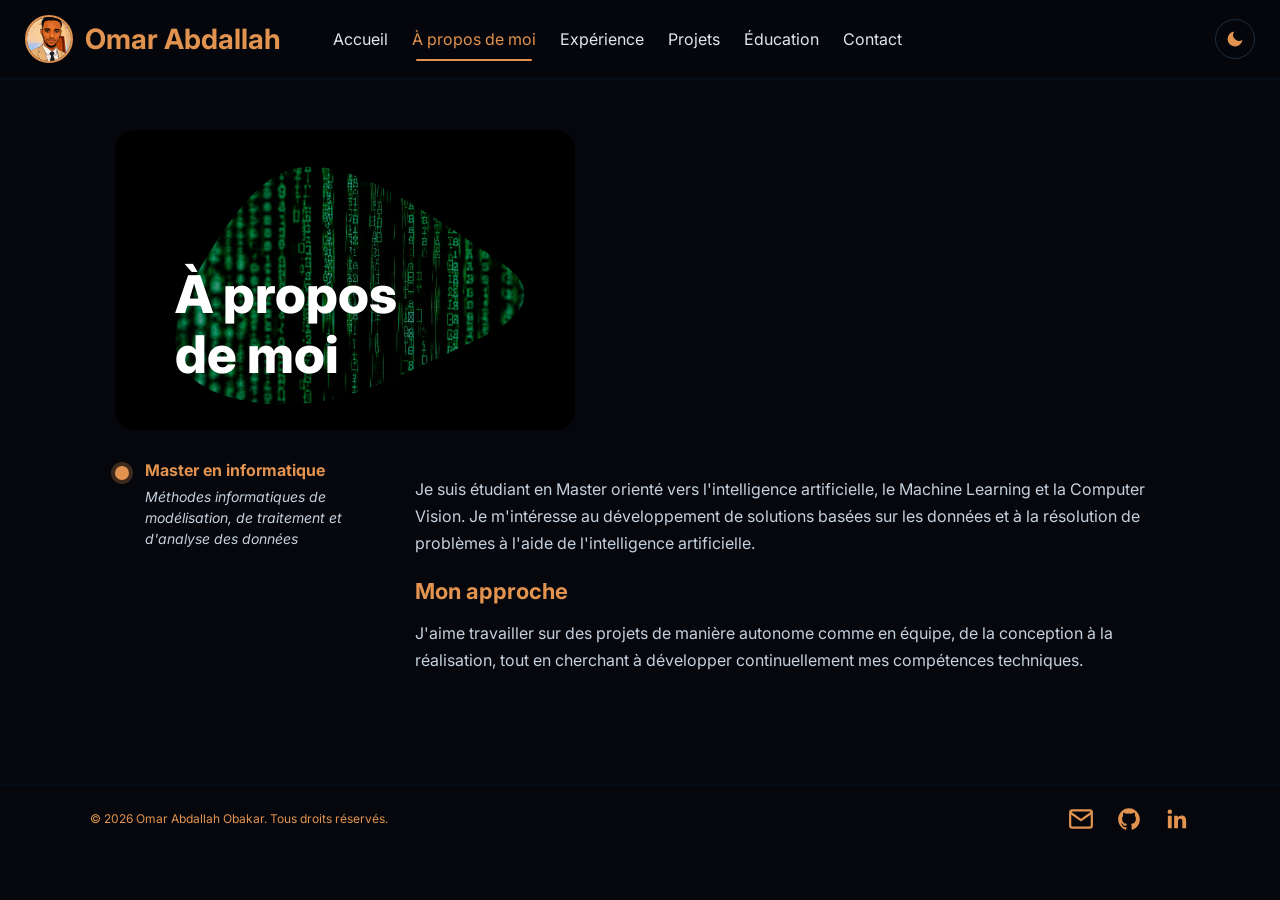
<file: about.html>
<!DOCTYPE html>
<html lang="fr">

<head>
  <meta charset="UTF-8">
  <title>À propos de moi - Omar Abdallah Obakar</title>
  <meta name="viewport" content="width=device-width, initial-scale=1.0">
  <link rel="preconnect" href="https://fonts.googleapis.com">
  <link rel="preconnect" href="https://fonts.gstatic.com" crossorigin>
  <link href="https://fonts.googleapis.com/css2?family=Inter:wght@300;400;500;600;700&display=swap" rel="stylesheet">
  <link rel="stylesheet" href="style.css">
  <link href="https://cdnjs.cloudflare.com/ajax/libs/font-awesome/6.0.0/css/all.min.css" rel="stylesheet">
</head>

<body>
  <div class="rain"></div>
  <script>
    if (localStorage.getItem("portfolio-theme") === "light") {
      document.body.classList.add("light-mode");
    }
  </script>
  <header class="site-header">
    <a href="about.html" class="profile">
      <img src="images/avatar.jpg" alt="Photo de profil" class="avatar">
      <span class="site-name">Omar Abdallah</span>
    </a>
    <button class="menu-toggle" aria-label="Menu">
      <span></span>
      <span></span>
      <span></span>
    </button>
    <div class="nav-wrapper">
      <nav>
        <a href="index.html">Accueil</a>
        <a href="about.html" class="active">À propos de moi</a>
        <a href="experience.html">Expérience</a>
        <a href="project.html">Projets</a>
        <a href="education.html">Éducation</a>
        <a href="contact.html">Contact</a>
        <button class="theme-toggle theme-toggle-mobile" aria-label="Changer de thème">
          <svg class="icon-moon" viewBox="0 0 24 24" fill="currentColor">
            <path d="M21 12.79A9 9 0 1 1 11.21 3 7 7 0 0 0 21 12.79z"></path>
          </svg>
          <svg class="icon-sun" viewBox="0 0 24 24" fill="none" stroke="currentColor" stroke-width="2">
            <circle cx="12" cy="12" r="5"></circle>
            <path d="M12 1v2M12 21v2M4.22 4.22l1.42 1.42M18.36 18.36l1.42 1.42M1 12h2M21 12h2M4.22 19.78l1.42-1.42M18.36 5.64l1.42-1.42"></path>
          </svg>
        </button>
      </nav>
      <button class="theme-toggle" aria-label="Changer de thème">
        <svg class="icon-moon" viewBox="0 0 24 24" fill="currentColor">
          <path d="M21 12.79A9 9 0 1 1 11.21 3 7 7 0 0 0 21 12.79z"></path>
        </svg>
        <svg class="icon-sun" viewBox="0 0 24 24" fill="none" stroke="currentColor" stroke-width="2">
          <circle cx="12" cy="12" r="5"></circle>
          <path d="M12 1v2M12 21v2M4.22 4.22l1.42 1.42M18.36 18.36l1.42 1.42M1 12h2M21 12h2M4.22 19.78l1.42-1.42M18.36 5.64l1.42-1.42"></path>
        </svg>
      </button>
    </div>
</header>

  <main>
    <!-- Section À propos -->
    <section id="about">
      <h1>À propos de moi</h1>

      <div class="about-hero-image">
        <img src="images/about.image.png" alt="À propos de moi">
        <h2 class="about-hero-title">À propos<br>de moi</h2>
      </div>

      <div class="about-layout">
        <div class="about-content">
          <p>Je suis étudiant en Master orienté vers l'intelligence artificielle, le Machine Learning et la Computer Vision. Je m'intéresse au développement de solutions basées sur les données et à la résolution de problèmes à l'aide de l'intelligence artificielle.</p>

          <h2>Mon approche</h2>
          <p>J'aime travailler sur des projets de manière autonome comme en équipe, de la conception à la réalisation, tout en cherchant à développer continuellement mes compétences techniques.</p>
        </div>

        <div class="about-sidebar">
          <div class="about-timeline-item">
            <span class="about-timeline-dot"></span>
            <div>
              <h3>Master en informatique</h3>
              <p class="about-sidebar-place">Méthodes informatiques de modélisation, de traitement et d'analyse des données</p>
            </div>
          </div>
        </div>
      </div>
    </section>
  </main>

  <footer class="site-footer">
    <div class="footer-content">
      <p>© 2026 Omar Abdallah Obakar. Tous droits réservés.</p>
      <div class="footer-icons">
        <a href="mailto:omarabdallah.www@gmail.com" aria-label="Email">
          <svg viewBox="0 0 24 24" fill="none" stroke="currentColor" stroke-width="2">
            <rect x="2" y="4" width="20" height="16" rx="2"></rect>
            <path d="M22 6l-10 7L2 6"></path>
          </svg>
        </a>
        <a href="https://github.com/omarabdallahwww-arch" target="_blank" rel="noopener noreferrer" aria-label="GitHub">
          <svg viewBox="0 0 24 24" fill="currentColor">
            <path d="M12 2C6.48 2 2 6.58 2 12.19c0 4.49 2.87 8.3 6.84 9.65.5.1.68-.22.68-.49 0-.24-.01-1.04-.01-1.89-2.78.61-3.37-1.21-3.37-1.21-.45-1.17-1.11-1.48-1.11-1.48-.9-.63.07-.62.07-.62 1 .07 1.53 1.05 1.53 1.05.89 1.55 2.34 1.11 2.91.85.09-.66.35-1.11.63-1.37-2.22-.26-4.56-1.14-4.56-5.05 0-1.12.39-2.03 1.03-2.74-.1-.26-.45-1.31.1-2.72 0 0 .84-.27 2.75 1.05a9.35 9.35 0 0 1 5 0c1.91-1.32 2.75-1.05 2.75-1.05.55 1.41.2 2.46.1 2.72.64.71 1.03 1.62 1.03 2.74 0 3.92-2.34 4.78-4.57 5.04.36.32.68.94.68 1.9 0 1.37-.01 2.47-.01 2.81 0 .27.18.6.69.49A10.02 10.02 0 0 0 22 12.19C22 6.58 17.52 2 12 2z"></path>
          </svg>
        </a>
        <a href="https://www.linkedin.com/in/omar-abdallah123" target="_blank" rel="noopener noreferrer" aria-label="LinkedIn">
          <svg viewBox="0 0 24 24" fill="currentColor">
            <path d="M20.45 20.45h-3.55v-5.57c0-1.33-.02-3.03-1.85-3.03-1.86 0-2.15 1.45-2.15 2.94v5.66H9.35V9h3.41v1.56h.05c.47-.9 1.63-1.85 3.36-1.85 3.6 0 4.27 2.37 4.27 5.45v6.29zM5.34 7.43a2.06 2.06 0 1 1 0-4.12 2.06 2.06 0 0 1 0 4.12zM7.12 20.45H3.56V9h3.56v11.45z"></path>
          </svg>
        </a>
      </div>
    </div>
  </footer>

  <script>
    const menuToggle = document.querySelector('.menu-toggle');
    const nav = document.querySelector('nav');

    menuToggle.addEventListener('click', () => {
      nav.classList.toggle('nav-open');
      menuToggle.classList.toggle('active');
    });

    const themeToggles = document.querySelectorAll('.theme-toggle');
    themeToggles.forEach(btn => {
      btn.addEventListener('click', () => {
        document.body.classList.toggle('light-mode');
        const isLight = document.body.classList.contains('light-mode');
        localStorage.setItem('portfolio-theme', isLight ? 'light' : 'dark');
      });
    });
  </script>
  <script>
    (function () {
      const rainContainer = document.querySelector('.rain');
      if (!rainContainer) return;
      const dropCount = 35;
      for (let i = 0; i < dropCount; i++) {
        const drop = document.createElement('div');
        drop.className = 'raindrop';
        const size = 6 + Math.random() * 10;
        const left = Math.random() * 100;
        const duration = 4 + Math.random() * 4;
        const delay = Math.random() * 6;
        drop.style.left = left + '%';
        drop.style.width = size + 'px';
        drop.style.height = size + 'px';
        drop.style.animationDuration = duration + 's';
        drop.style.animationDelay = delay + 's';
        rainContainer.appendChild(drop);
      }
    })();
  </script>
</body>
</body>

</html>
</file>
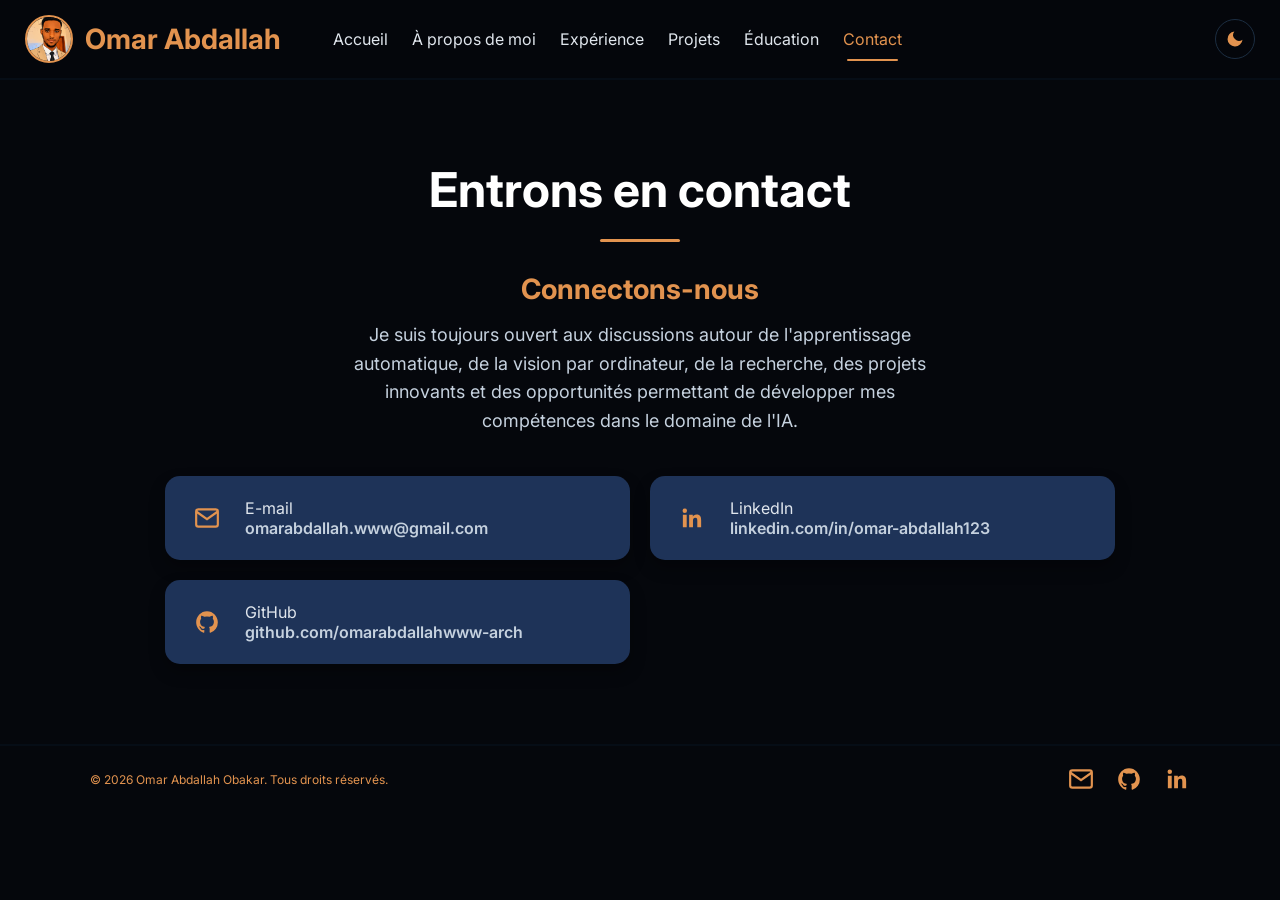
<file: contact.html>
<!DOCTYPE html>
<html lang="fr">

<head>
  <meta charset="UTF-8">
  <title>Contact</title>
  <meta name="viewport" content="width=device-width, initial-scale=1.0">
  <link rel="preconnect" href="https://fonts.googleapis.com">
  <link rel="preconnect" href="https://fonts.gstatic.com" crossorigin>
  <link href="https://fonts.googleapis.com/css2?family=Inter:wght@300;400;500;600;700&display=swap" rel="stylesheet">
  <link rel="stylesheet" href="style.css">
  <link href="https://cdnjs.cloudflare.com/ajax/libs/font-awesome/6.0.0/css/all.min.css" rel="stylesheet">
</head>

<body>
  <div class="rain"></div>
  <script>
    if (localStorage.getItem("portfolio-theme") === "light") {
      document.body.classList.add("light-mode");
    }
  </script>
  <header class="site-header">
    <a href="about.html" class="profile">
      <img src="images/avatar.jpg" alt="Photo de profil" class="avatar">
      <span class="site-name">Omar Abdallah</span>
    </a>
    <button class="menu-toggle" aria-label="Menu">
      <span></span>
      <span></span>
      <span></span>
    </button>
    <div class="nav-wrapper">
      <nav>
        <a href="index.html">Accueil</a>
        <a href="about.html">À propos de moi</a>
        <a href="experience.html">Expérience</a>
        <a href="project.html">Projets</a>
        <a href="education.html">Éducation</a>
        <a href="contact.html" class="active">Contact</a>
        <button class="theme-toggle theme-toggle-mobile" aria-label="Changer de thème">
          <svg class="icon-moon" viewBox="0 0 24 24" fill="currentColor">
            <path d="M21 12.79A9 9 0 1 1 11.21 3 7 7 0 0 0 21 12.79z"></path>
          </svg>
          <svg class="icon-sun" viewBox="0 0 24 24" fill="none" stroke="currentColor" stroke-width="2">
            <circle cx="12" cy="12" r="5"></circle>
            <path d="M12 1v2M12 21v2M4.22 4.22l1.42 1.42M18.36 18.36l1.42 1.42M1 12h2M21 12h2M4.22 19.78l1.42-1.42M18.36 5.64l1.42-1.42"></path>
          </svg>
        </button>
      </nav>
      <button class="theme-toggle" aria-label="Changer de thème">
        <svg class="icon-moon" viewBox="0 0 24 24" fill="currentColor">
          <path d="M21 12.79A9 9 0 1 1 11.21 3 7 7 0 0 0 21 12.79z"></path>
        </svg>
        <svg class="icon-sun" viewBox="0 0 24 24" fill="none" stroke="currentColor" stroke-width="2">
          <circle cx="12" cy="12" r="5"></circle>
          <path d="M12 1v2M12 21v2M4.22 4.22l1.42 1.42M18.36 18.36l1.42 1.42M1 12h2M21 12h2M4.22 19.78l1.42-1.42M18.36 5.64l1.42-1.42"></path>
        </svg>
      </button>
    </div>
</header>

  <main>
    <section id="contact">
      <h1>Entrons en contact</h1>
      <hr class="divider">
      <h2>Connectons-nous</h2>
      <p>Je suis toujours ouvert aux discussions autour de l'apprentissage automatique, de la vision par ordinateur, de la recherche, des projets innovants et des opportunités permettant de développer mes compétences dans le domaine de l'IA.</p>

      <div class="contact-cards">
      <div class="contact-card">
        <span class="icon icon-email">
          <svg viewBox="0 0 24 24" fill="none" stroke="currentColor" stroke-width="2">
            <rect x="2" y="4" width="20" height="16" rx="2"></rect>
            <path d="M22 6l-10 7L2 6"></path>
          </svg>
        </span>
        <div class="contact-info">
          <div class="contact-label">E-mail</div>
          <a href="mailto:omarabdallah.www@gmail.com">omarabdallah.www@gmail.com</a>
        </div>
      </div>

      <div class="contact-card">
        <span class="icon icon-linkedin">
          <svg viewBox="0 0 24 24" fill="currentColor">
            <path d="M20.45 20.45h-3.55v-5.57c0-1.33-.02-3.03-1.85-3.03-1.86 0-2.15 1.45-2.15 2.94v5.66H9.35V9h3.41v1.56h.05c.47-.9 1.63-1.85 3.36-1.85 3.6 0 4.27 2.37 4.27 5.45v6.29zM5.34 7.43a2.06 2.06 0 1 1 0-4.12 2.06 2.06 0 0 1 0 4.12zM7.12 20.45H3.56V9h3.56v11.45z"></path>
          </svg>
        </span>
        <div class="contact-info">
          <div class="contact-label">LinkedIn</div>
          <a href="https://www.linkedin.com/in/omar-abdallah123" target="_blank" rel="noopener noreferrer">linkedin.com/in/omar-abdallah123</a>
        </div>
      </div>

      <div class="contact-card">
        <span class="icon icon-github">
          <svg viewBox="0 0 24 24" fill="currentColor">
            <path d="M12 2C6.48 2 2 6.58 2 12.19c0 4.49 2.87 8.3 6.84 9.65.5.1.68-.22.68-.49 0-.24-.01-1.04-.01-1.89-2.78.61-3.37-1.21-3.37-1.21-.45-1.17-1.11-1.48-1.11-1.48-.9-.63.07-.62.07-.62 1 .07 1.53 1.05 1.53 1.05.89 1.55 2.34 1.11 2.91.85.09-.66.35-1.11.63-1.37-2.22-.26-4.56-1.14-4.56-5.05 0-1.12.39-2.03 1.03-2.74-.1-.26-.45-1.31.1-2.72 0 0 .84-.27 2.75 1.05a9.35 9.35 0 0 1 5 0c1.91-1.32 2.75-1.05 2.75-1.05.55 1.41.2 2.46.1 2.72.64.71 1.03 1.62 1.03 2.74 0 3.92-2.34 4.78-4.57 5.04.36.32.68.94.68 1.9 0 1.37-.01 2.47-.01 2.81 0 .27.18.6.69.49A10.02 10.02 0 0 0 22 12.19C22 6.58 17.52 2 12 2z"></path>
          </svg>
        </span>
        <div class="contact-info">
          <div class="contact-label">GitHub</div>
          <a href="https://github.com/omarabdallahwww-arch" target="_blank" rel="noopener noreferrer">github.com/omarabdallahwww-arch</a>
        </div>
      </div>
      </div>
  </section>
  </main>
  
<footer class="site-footer">
    <div class="footer-content">
      <p>© 2026 Omar Abdallah Obakar. Tous droits réservés.</p>
      <div class="footer-icons">
        <a href="mailto:omarabdallah.www@gmail.com" aria-label="Email">
          <svg viewBox="0 0 24 24" fill="none" stroke="currentColor" stroke-width="2">
            <rect x="2" y="4" width="20" height="16" rx="2"></rect>
            <path d="M22 6l-10 7L2 6"></path>
          </svg>
        </a>
        <a href="https://github.com/omarabdallahwww-arch" target="_blank" rel="noopener noreferrer" aria-label="GitHub">
          <svg viewBox="0 0 24 24" fill="currentColor">
            <path d="M12 2C6.48 2 2 6.58 2 12.19c0 4.49 2.87 8.3 6.84 9.65.5.1.68-.22.68-.49 0-.24-.01-1.04-.01-1.89-2.78.61-3.37-1.21-3.37-1.21-.45-1.17-1.11-1.48-1.11-1.48-.9-.63.07-.62.07-.62 1 .07 1.53 1.05 1.53 1.05.89 1.55 2.34 1.11 2.91.85.09-.66.35-1.11.63-1.37-2.22-.26-4.56-1.14-4.56-5.05 0-1.12.39-2.03 1.03-2.74-.1-.26-.45-1.31.1-2.72 0 0 .84-.27 2.75 1.05a9.35 9.35 0 0 1 5 0c1.91-1.32 2.75-1.05 2.75-1.05.55 1.41.2 2.46.1 2.72.64.71 1.03 1.62 1.03 2.74 0 3.92-2.34 4.78-4.57 5.04.36.32.68.94.68 1.9 0 1.37-.01 2.47-.01 2.81 0 .27.18.6.69.49A10.02 10.02 0 0 0 22 12.19C22 6.58 17.52 2 12 2z"></path>
          </svg>
        </a>
        <a href="https://www.linkedin.com/in/omar-abdallah123" target="_blank" rel="noopener noreferrer" aria-label="LinkedIn">
          <svg viewBox="0 0 24 24" fill="currentColor">
            <path d="M20.45 20.45h-3.55v-5.57c0-1.33-.02-3.03-1.85-3.03-1.86 0-2.15 1.45-2.15 2.94v5.66H9.35V9h3.41v1.56h.05c.47-.9 1.63-1.85 3.36-1.85 3.6 0 4.27 2.37 4.27 5.45v6.29zM5.34 7.43a2.06 2.06 0 1 1 0-4.12 2.06 2.06 0 0 1 0 4.12zM7.12 20.45H3.56V9h3.56v11.45z"></path>
          </svg>
        </a>
      </div>
    </div>
</footer>

  <script>
    const menuToggle = document.querySelector('.menu-toggle');
    const nav = document.querySelector('nav');

    menuToggle.addEventListener('click', () => {
      nav.classList.toggle('nav-open');
      menuToggle.classList.toggle('active');
    });

    const themeToggles = document.querySelectorAll('.theme-toggle');
    themeToggles.forEach(btn => {
      btn.addEventListener('click', () => {
        document.body.classList.toggle('light-mode');
        const isLight = document.body.classList.contains('light-mode');
        localStorage.setItem('portfolio-theme', isLight ? 'light' : 'dark');
      });
    });
  </script>
  <script>
    (function () {
      const rainContainer = document.querySelector('.rain');
      if (!rainContainer) return;
      const dropCount = 35;
      for (let i = 0; i < dropCount; i++) {
        const drop = document.createElement('div');
        drop.className = 'raindrop';
        const size = 6 + Math.random() * 10;
        const left = Math.random() * 100;
        const duration = 4 + Math.random() * 4;
        const delay = Math.random() * 6;
        drop.style.left = left + '%';
        drop.style.width = size + 'px';
        drop.style.height = size + 'px';
        drop.style.animationDuration = duration + 's';
        drop.style.animationDelay = delay + 's';
        rainContainer.appendChild(drop);
      }
    })();
  </script>
</body>

</html>
</file>
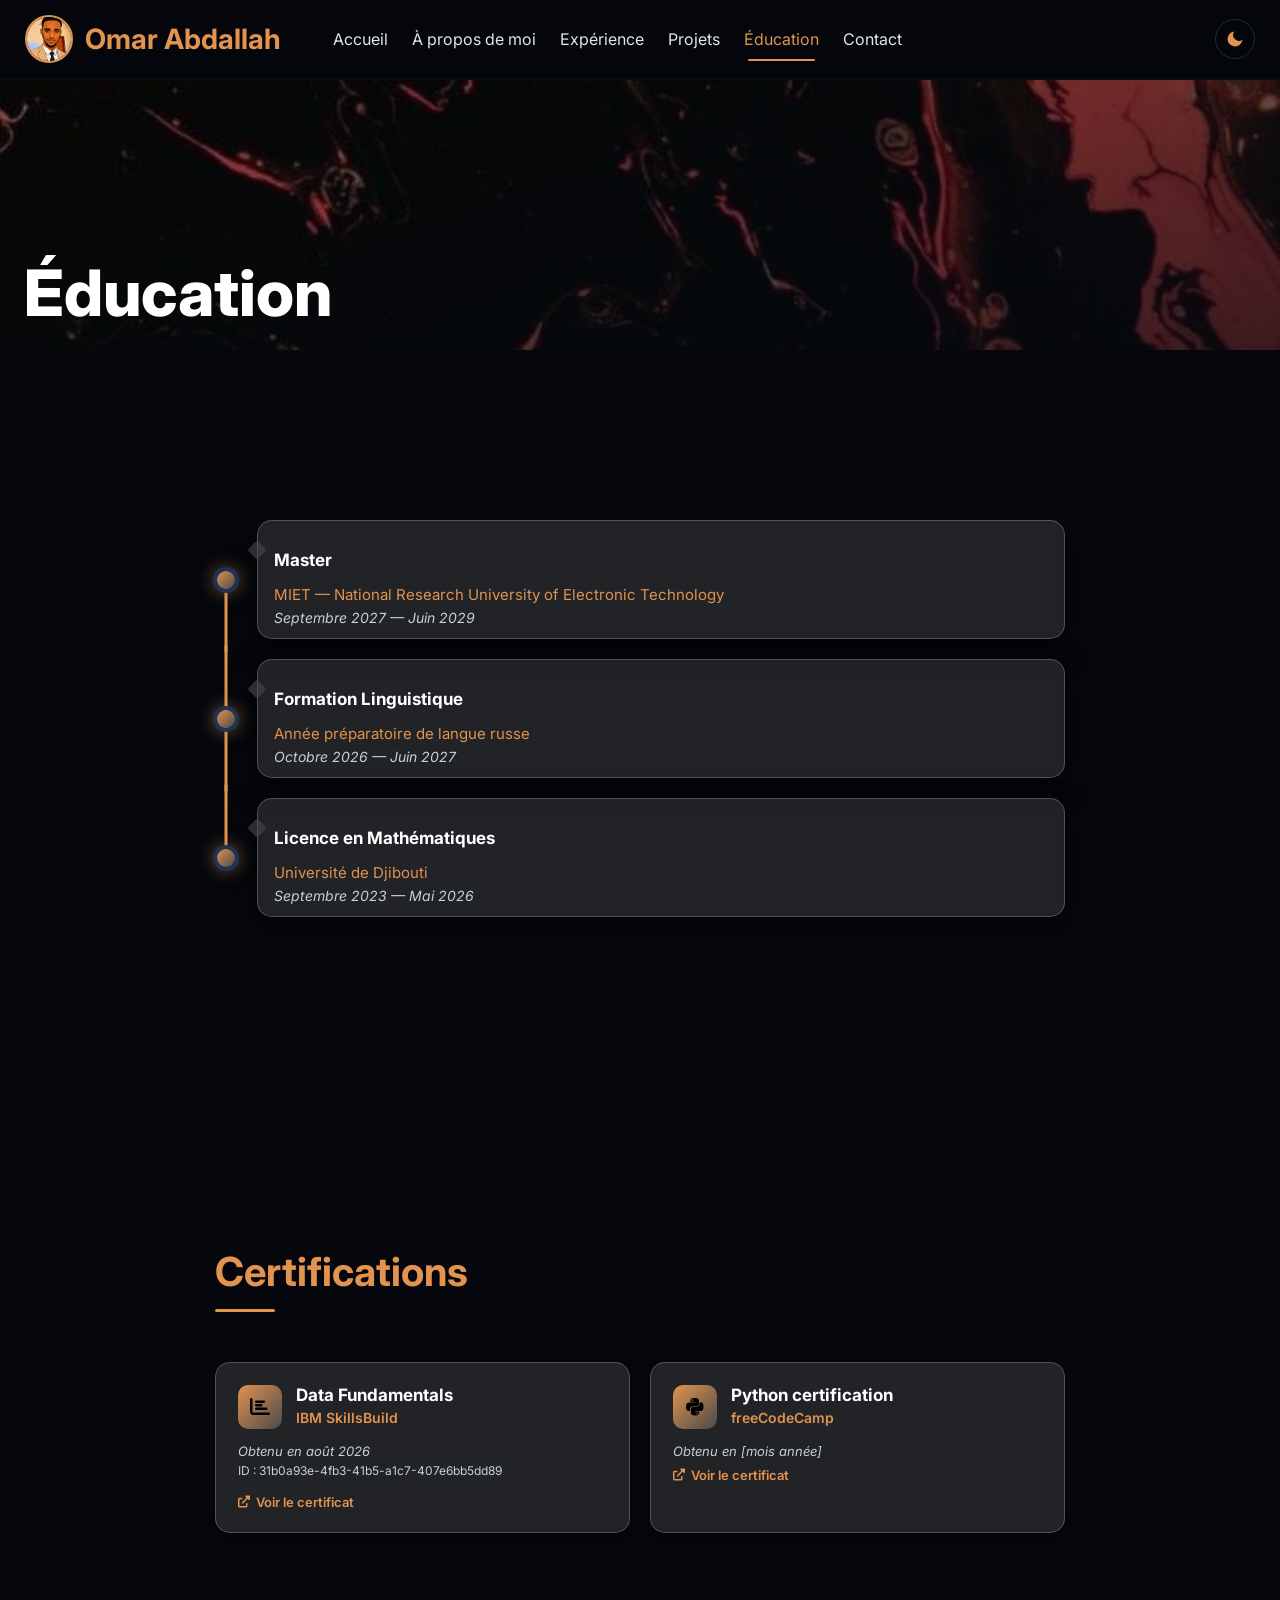
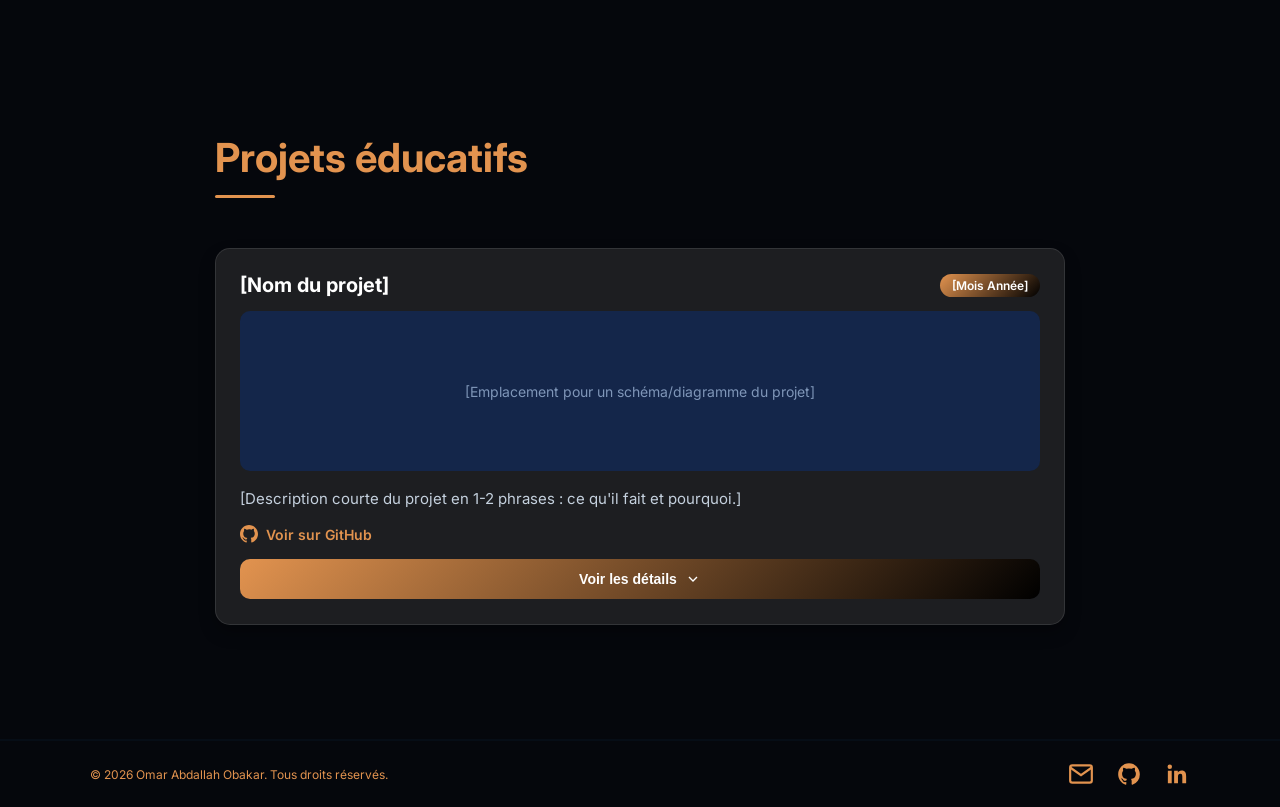
<file: education.html>
<!DOCTYPE html>
<html lang="fr">

<head>
  <meta charset="UTF-8">
  <title>Éducation - Omar Abdallah Obakar</title>
  <meta name="viewport" content="width=device-width, initial-scale=1.0">
  <link rel="preconnect" href="https://fonts.googleapis.com">
  <link rel="preconnect" href="https://fonts.gstatic.com" crossorigin>
  <link href="https://fonts.googleapis.com/css2?family=Inter:wght@300;400;500;600;700&display=swap" rel="stylesheet">
  <link rel="stylesheet" href="style.css">
  <link href="https://cdnjs.cloudflare.com/ajax/libs/font-awesome/6.0.0/css/all.min.css" rel="stylesheet">
</head>

<body>
  <div class="rain"></div>
  <script>
    if (localStorage.getItem("portfolio-theme") === "light") {
      document.body.classList.add("light-mode");
    }
  </script>
  <header class="site-header">
    <a href="about.html" class="profile">
      <img src="images/avatar.jpg" alt="Photo de profil" class="avatar">
      <span class="site-name">Omar Abdallah</span>
    </a>
    <button class="menu-toggle" aria-label="Menu">
      <span></span>
      <span></span>
      <span></span>
    </button>
    <div class="nav-wrapper">
      <nav>
        <a href="index.html">Accueil</a>
        <a href="about.html">À propos de moi</a>
        <a href="experience.html">Expérience</a>
        <a href="project.html">Projets</a>
        <a href="education.html" class="active">Éducation</a>
        <a href="contact.html">Contact</a>
        <button class="theme-toggle theme-toggle-mobile" aria-label="Changer de thème">
          <svg class="icon-moon" viewBox="0 0 24 24" fill="currentColor">
            <path d="M21 12.79A9 9 0 1 1 11.21 3 7 7 0 0 0 21 12.79z"></path>
          </svg>
          <svg class="icon-sun" viewBox="0 0 24 24" fill="none" stroke="currentColor" stroke-width="2">
            <circle cx="12" cy="12" r="5"></circle>
            <path d="M12 1v2M12 21v2M4.22 4.22l1.42 1.42M18.36 18.36l1.42 1.42M1 12h2M21 12h2M4.22 19.78l1.42-1.42M18.36 5.64l1.42-1.42"></path>
          </svg>
        </button>
      </nav>
      <button class="theme-toggle" aria-label="Changer de thème">
        <svg class="icon-moon" viewBox="0 0 24 24" fill="currentColor">
          <path d="M21 12.79A9 9 0 1 1 11.21 3 7 7 0 0 0 21 12.79z"></path>
        </svg>
        <svg class="icon-sun" viewBox="0 0 24 24" fill="none" stroke="currentColor" stroke-width="2">
          <circle cx="12" cy="12" r="5"></circle>
          <path d="M12 1v2M12 21v2M4.22 4.22l1.42 1.42M18.36 18.36l1.42 1.42M1 12h2M21 12h2M4.22 19.78l1.42-1.42M18.36 5.64l1.42-1.42"></path>
        </svg>
      </button>
    </div>
</header>

  <main>
    <!-- Image Éducation (reste fixe au scroll) -->
    <div class="intro-screen">
      <div class="education-hero-image reveal-up">
        <h2 class="education-hero-title">Éducation</h2>
      </div>

      <!-- Section Éducation -->
      <section id="education">
      <div class="education-timeline reveal-up">
        <div class="timeline-item">
          <div class="timeline-marker"><span class="timeline-dot"></span></div>
          <div class="education-card" tabindex="0">
            <h3>Master</h3>
            <p class="education-place">MIET — National Research University of Electronic Technology</p>
            <p class="education-date">Septembre 2027 — Juin 2029</p>
          </div>
        </div>

        <div class="timeline-item">
          <div class="timeline-marker"><span class="timeline-dot"></span></div>
          <div class="education-card" tabindex="0">
            <h3>Formation Linguistique</h3>
            <p class="education-place">Année préparatoire de langue russe</p>
            <p class="education-date">Octobre 2026 — Juin 2027</p>
          </div>
        </div>

        <div class="timeline-item">
          <div class="timeline-marker"><span class="timeline-dot"></span></div>
          <div class="education-card" tabindex="0">
            <h3>Licence en Mathématiques</h3>
            <p class="education-place">Université de Djibouti</p>
            <p class="education-date">Septembre 2023 — Mai 2026</p>
          </div>
        </div>
      </div>
  </section>

    <!-- Section Certifications -->
    <section id="certifications" class="reveal-up">
      <h2 class="section-title">Certifications</h2>

      <div class="certifications-grid">
        <div class="certification-card">
          <div class="certification-header">
            <div class="certification-icon">
              <i class="fas fa-chart-bar"></i>
            </div>
            <div class="certification-info">
              <h3>Data Fundamentals</h3>
              <p class="certification-issuer">IBM SkillsBuild</p>
            </div>
          </div>
          <p class="certification-date">Obtenu en août 2026</p>
          <p class="certification-id">ID : 31b0a93e-4fb3-41b5-a1c7-407e6bb5dd89</p>
          <a href="certificates/data-fundamentals.pdf" class="verify-link" target="_blank">
            <i class="fas fa-external-link-alt"></i>
            Voir le certificat
          </a>
        </div>

        <div class="certification-card">
          <div class="certification-header">
            <div class="certification-icon">
              <i class="fab fa-python"></i>
            </div>
            <div class="certification-info">
              <h3>Python certification</h3>
              <p class="certification-issuer">freeCodeCamp</p>
            </div>
          </div>
          <p class="certification-date">Obtenu en [mois année]</p>
          <a href="#" class="verify-link" target="_blank">
            <i class="fas fa-external-link-alt"></i>
            Voir le certificat
          </a>
        </div>
      </div>
    </section>
    <!-- Section Projets éducatifs -->
    <section id="educational-projects" class="reveal-up">
      <h2 class="section-title">Projets éducatifs</h2>

      <div class="project-card">
        <div class="project-header">
          <h3>[Nom du projet]</h3>
          <span class="project-date">[Mois Année]</span>
        </div>

        <div class="project-diagram">
          [Emplacement pour un schéma/diagramme du projet]
        </div>

        <p class="project-description">
          [Description courte du projet en 1-2 phrases : ce qu'il fait et pourquoi.]
        </p>

        <a href="[lien GitHub]" class="project-github" target="_blank">
          <svg viewBox="0 0 24 24" fill="currentColor">
            <path d="M12 0C5.37 0 0 5.37 0 12c0 5.3 3.438 9.8 8.207 11.387.6.113.82-.258.82-.577 0-.285-.01-1.04-.016-2.04-3.338.724-4.042-1.61-4.042-1.61-.546-1.385-1.333-1.755-1.333-1.755-1.089-.744.084-.729.084-.729 1.205.084 1.84 1.237 1.84 1.237 1.07 1.834 2.807 1.304 3.492.997.108-.775.42-1.305.763-1.605-2.665-.303-5.466-1.332-5.466-5.93 0-1.31.468-2.38 1.236-3.22-.124-.303-.536-1.524.117-3.176 0 0 1.008-.322 3.301 1.23A11.5 11.5 0 0112 5.803c1.02.005 2.047.138 3.006.404 2.29-1.552 3.297-1.23 3.297-1.23.655 1.652.243 2.873.12 3.176.77.84 1.235 1.91 1.235 3.22 0 4.61-2.807 5.624-5.48 5.92.43.372.823 1.102.823 2.222 0 1.604-.014 2.896-.014 3.29 0 .32.216.694.825.576C20.565 21.795 24 17.298 24 12c0-6.63-5.37-12-12-12z"></path>
          </svg>
          Voir sur GitHub
        </a>

        <button class="project-toggle">
          Voir les détails
          <svg viewBox="0 0 24 24" fill="none" stroke="currentColor" stroke-width="2">
            <polyline points="6 9 12 15 18 9"></polyline>
          </svg>
        </button>

        <div class="project-details">
          <h4>Fonctionnalités clés</h4>
          <ul>
            <li>[Fonctionnalité 1]</li>
            <li>[Fonctionnalité 2]</li>
            <li>[Fonctionnalité 3]</li>
          </ul>

          <h4>Problème résolu</h4>
          <p>[Explique quel problème ce projet résout, et pourquoi c'était intéressant à faire.]</p>

          <h4>Technologies</h4>
          <div class="project-tech">
            <span>Python</span>
            <span>OpenCV</span>
          </div>
        </div>
      </div>
    </section>
    </div>
  </main>

  <footer class="site-footer">
    <div class="footer-content">
      <p>© 2026 Omar Abdallah Obakar. Tous droits réservés.</p>
      <div class="footer-icons">
        <a href="mailto:omarabdallah.www@gmail.com" aria-label="Email">
          <svg viewBox="0 0 24 24" fill="none" stroke="currentColor" stroke-width="2">
            <rect x="2" y="4" width="20" height="16" rx="2"></rect>
            <path d="M22 6l-10 7L2 6"></path>
          </svg>
        </a>
        <a href="https://github.com/omarabdallahwww-arch" target="_blank" rel="noopener noreferrer" aria-label="GitHub">
          <svg viewBox="0 0 24 24" fill="currentColor">
            <path d="M12 2C6.48 2 2 6.58 2 12.19c0 4.49 2.87 8.3 6.84 9.65.5.1.68-.22.68-.49 0-.24-.01-1.04-.01-1.89-2.78.61-3.37-1.21-3.37-1.21-.45-1.17-1.11-1.48-1.11-1.48-.9-.63.07-.62.07-.62 1 .07 1.53 1.05 1.53 1.05.89 1.55 2.34 1.11 2.91.85.09-.66.35-1.11.63-1.37-2.22-.26-4.56-1.14-4.56-5.05 0-1.12.39-2.03 1.03-2.74-.1-.26-.45-1.31.1-2.72 0 0 .84-.27 2.75 1.05a9.35 9.35 0 0 1 5 0c1.91-1.32 2.75-1.05 2.75-1.05.55 1.41.2 2.46.1 2.72.64.71 1.03 1.62 1.03 2.74 0 3.92-2.34 4.78-4.57 5.04.36.32.68.94.68 1.9 0 1.37-.01 2.47-.01 2.81 0 .27.18.6.69.49A10.02 10.02 0 0 0 22 12.19C22 6.58 17.52 2 12 2z"></path>
          </svg>
        </a>
        <a href="https://www.linkedin.com/in/omar-abdallah123" target="_blank" rel="noopener noreferrer" aria-label="LinkedIn">
          <svg viewBox="0 0 24 24" fill="currentColor">
            <path d="M20.45 20.45h-3.55v-5.57c0-1.33-.02-3.03-1.85-3.03-1.86 0-2.15 1.45-2.15 2.94v5.66H9.35V9h3.41v1.56h.05c.47-.9 1.63-1.85 3.36-1.85 3.6 0 4.27 2.37 4.27 5.45v6.29zM5.34 7.43a2.06 2.06 0 1 1 0-4.12 2.06 2.06 0 0 1 0 4.12zM7.12 20.45H3.56V9h3.56v11.45z"></path>
          </svg>
        </a>
      </div>
    </div>
  </footer>

  <script>
    const menuToggle = document.querySelector('.menu-toggle');
    const nav = document.querySelector('nav');

    menuToggle.addEventListener('click', () => {
      nav.classList.toggle('nav-open');
      menuToggle.classList.toggle('active');
    });

    const themeToggles = document.querySelectorAll('.theme-toggle');
    themeToggles.forEach(btn => {
      btn.addEventListener('click', () => {
        document.body.classList.toggle('light-mode');
        const isLight = document.body.classList.contains('light-mode');
        localStorage.setItem('portfolio-theme', isLight ? 'light' : 'dark');
      });
    });
  </script>
  <script>
    (function () {
      const rainContainer = document.querySelector('.rain');
      if (!rainContainer) return;
      const dropCount = 35;
      for (let i = 0; i < dropCount; i++) {
        const drop = document.createElement('div');
        drop.className = 'raindrop';
        const size = 6 + Math.random() * 10;
        const left = Math.random() * 100;
        const duration = 4 + Math.random() * 4;
        const delay = Math.random() * 6;
        drop.style.left = left + '%';
        drop.style.width = size + 'px';
        drop.style.height = size + 'px';
        drop.style.animationDuration = duration + 's';
        drop.style.animationDelay = delay + 's';
        rainContainer.appendChild(drop);
      }
    })();
  </script>
  <script>
    document.querySelectorAll('.project-toggle').forEach(btn => {
      btn.addEventListener('click', () => {
        const details = btn.nextElementSibling;
        const isOpen = details.classList.contains('open');
        details.classList.toggle('open', !isOpen);
        btn.classList.toggle('open', !isOpen);
      });
    });
  </script>
  <script>
    document.querySelectorAll('.education-card').forEach(card => {
      card.addEventListener('touchstart', () => card.classList.add('is-touched'), { passive: true });
      card.addEventListener('touchend', () => card.classList.remove('is-touched'));
      card.addEventListener('touchcancel', () => card.classList.remove('is-touched'));
    });
  </script>
  <script>
  const revealEls = document.querySelectorAll('.reveal-up, .reveal-down');
  const revealObserver = new IntersectionObserver((entries) => {
    entries.forEach(entry => {
      if (entry.isIntersecting) {
        entry.target.classList.add('in-view');
        revealObserver.unobserve(entry.target);
      }
    });
  }, { threshold: 0.15 });

  revealEls.forEach(el => revealObserver.observe(el));
  </script>
  <script>
  const allEducationCards = document.querySelectorAll('.education-card');

  function toggleEducationCard(card) {
    const wasOpen = card.classList.contains('open');
    allEducationCards.forEach(c => c.classList.remove('open'));
    if (!wasOpen) card.classList.add('open');
  }

  allEducationCards.forEach(card => {
    card.addEventListener('click', (e) => {
      e.stopPropagation();
      toggleEducationCard(card);
    });
    card.addEventListener('keydown', (e) => {
      if (e.key === 'Enter' || e.key === ' ') {
        e.preventDefault();
        e.stopPropagation();
        toggleEducationCard(card);
      }
    });
  });

  document.addEventListener('click', () => {
    allEducationCards.forEach(c => c.classList.remove('open'));
  });
  </script>
</body>

</html>
</file>
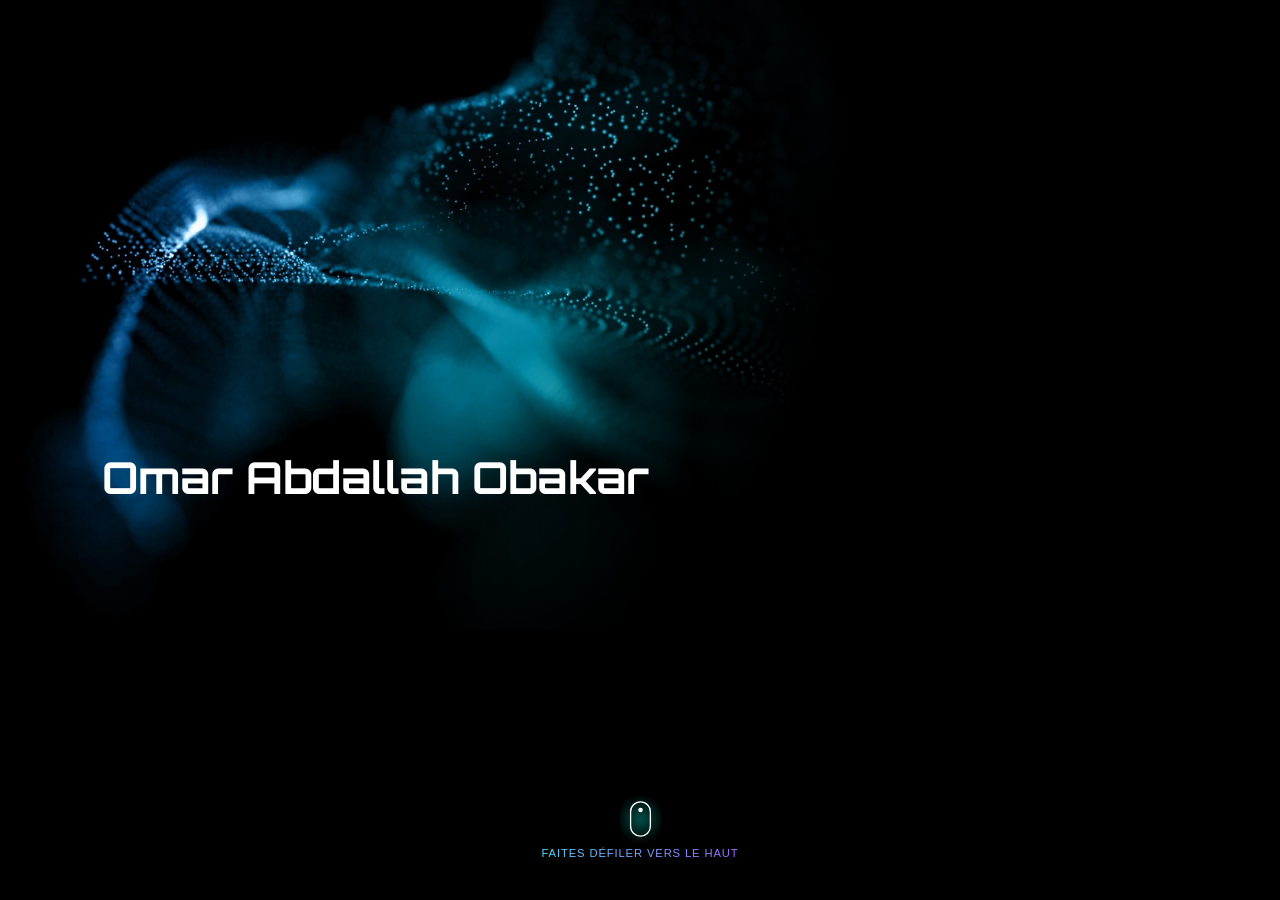
<file: home.html>
<!DOCTYPE html>
<html lang="fr">

<head>
  <meta charset="UTF-8">
  <title>Omar Abdallah Obakar - Portfolio</title>
  <meta name="viewport" content="width=device-width, initial-scale=1.0">
  <link rel="preconnect" href="https://fonts.googleapis.com">
  <link rel="preconnect" href="https://fonts.gstatic.com" crossorigin>
  <link href="https://fonts.googleapis.com/css2?family=Inter:wght@300;400;500;600;700&family=Orbitron:wght@400..900&display=swap" rel="stylesheet">
  <link rel="stylesheet" href="style.css">
</head>

<body class="home-splash">
  <section id="home-hero">
    <div class="home-hero-overlay"></div>
    <div class="home-hero-image"></div>

    <div class="home-hero-content">
      <h1><span class="typewriter">Omar Abdallah Obakar</span></h1>
      <h2 id="heroSubtitle"></h2>
    </div>

    <button class="scroll-indicator" id="scrollIndicator" aria-label="Accéder au portfolio">
      <span class="scroll-orbit">
        <svg class="scroll-mouse" viewBox="0 0 24 40" fill="none">
          <rect x="1" y="1" width="22" height="38" rx="11" stroke="currentColor" stroke-width="1.5"></rect>
          <circle class="scroll-dot" cx="12" cy="10" r="2.5" fill="currentColor"></circle>
        </svg>
        <svg class="scroll-swipe" viewBox="0 0 24 40" fill="none">
          <line x1="12" y1="34" x2="12" y2="10" stroke="currentColor" stroke-width="1.5" stroke-linecap="round" opacity="0.35"></line>
          <circle class="swipe-dot" cx="12" cy="30" r="3.5" fill="currentColor"></circle>
        </svg>
      </span>
      <span class="scroll-text">Faites défiler vers le haut</span>
    </button>
  </section>

  <script>
    // ---- Effet machine à écrire (JS) pour le sous-titre ----
    const subtitleText = "Machine Learning Engineer / Computer Vision Engineer";
    const subtitleEl = document.getElementById('heroSubtitle');
    let charIndex = 0;

    function typeSubtitle() {
      if (charIndex <= subtitleText.length) {
        subtitleEl.textContent = subtitleText.slice(0, charIndex);
        charIndex++;
        setTimeout(typeSubtitle, 45);
      } else {
        subtitleEl.classList.remove('typing-cursor');
      }
    }

    // démarre juste après la fin de l'effet du nom (~5s)
    setTimeout(() => {
      subtitleEl.classList.add('typing-cursor');
      typeSubtitle();
    }, 5000);

    // ---- Navigation vers le site ----
    function goToSite() {
      if (document.body.classList.contains('leaving')) return;
      document.body.classList.add('leaving');
      setTimeout(() => { window.location.href = 'index.html'; }, 500);
    }

    window.addEventListener('wheel', (e) => {
      if (e.deltaY < 0) goToSite();
    }, { passive: true });

    let touchStartY = null;
    window.addEventListener('touchstart', (e) => {
      touchStartY = e.touches[0].clientY;
    }, { passive: true });

    window.addEventListener('touchend', (e) => {
      if (touchStartY === null) return;
      const touchEndY = e.changedTouches[0].clientY;
      if (touchStartY - touchEndY > 40) goToSite();
      touchStartY = null;
    }, { passive: true });

    document.getElementById('scrollIndicator').addEventListener('click', goToSite);
  </script>
</body>

</html>
</file>
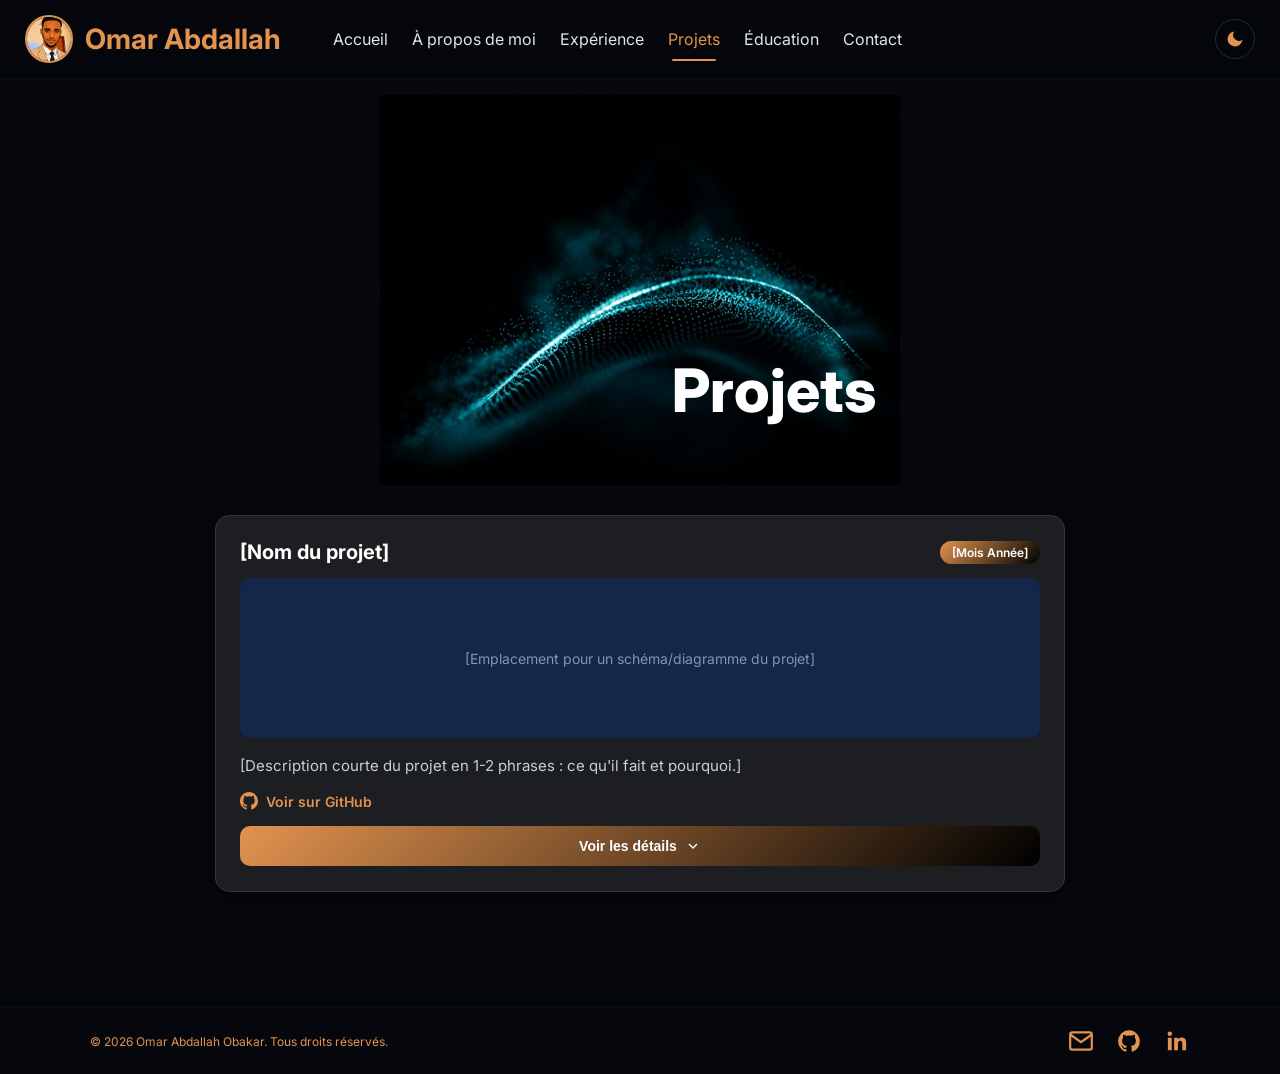
<file: project.html>
<!DOCTYPE html>
<html lang="fr">

<head>
  <meta charset="UTF-8">
  <title>Projets - Omar Abdallah Obakar</title>
  <meta name="viewport" content="width=device-width, initial-scale=1.0">
  <link rel="preconnect" href="https://fonts.googleapis.com">
  <link rel="preconnect" href="https://fonts.gstatic.com" crossorigin>
  <link href="https://fonts.googleapis.com/css2?family=Inter:wght@300;400;500;600;700&display=swap" rel="stylesheet">
  <link rel="stylesheet" href="style.css">
  <link href="https://cdnjs.cloudflare.com/ajax/libs/font-awesome/6.0.0/css/all.min.css" rel="stylesheet">
</head>

<body>
  <div class="rain"></div>
  <script>
    if (localStorage.getItem("portfolio-theme") === "light") {
      document.body.classList.add("light-mode");
    }
  </script>
  <header class="site-header">
    <a href="about.html" class="profile">
      <img src="images/avatar.jpg" alt="Photo de profil" class="avatar">
      <span class="site-name">Omar Abdallah</span>
    </a>
    <button class="menu-toggle" aria-label="Menu">
      <span></span>
      <span></span>
      <span></span>
    </button>
    <div class="nav-wrapper">
      <nav>
        <a href="index.html">Accueil</a>
        <a href="about.html">À propos de moi</a>
        <a href="experience.html">Expérience</a>
        <a href="project.html" class="active">Projets</a>
        <a href="education.html">Éducation</a>
        <a href="contact.html">Contact</a>
        <button class="theme-toggle theme-toggle-mobile" aria-label="Changer de thème">
          <svg class="icon-moon" viewBox="0 0 24 24" fill="currentColor">
            <path d="M21 12.79A9 9 0 1 1 11.21 3 7 7 0 0 0 21 12.79z"></path>
          </svg>
          <svg class="icon-sun" viewBox="0 0 24 24" fill="none" stroke="currentColor" stroke-width="2">
            <circle cx="12" cy="12" r="5"></circle>
            <path d="M12 1v2M12 21v2M4.22 4.22l1.42 1.42M18.36 18.36l1.42 1.42M1 12h2M21 12h2M4.22 19.78l1.42-1.42M18.36 5.64l1.42-1.42"></path>
          </svg>
        </button>
      </nav>
      <button class="theme-toggle" aria-label="Changer de thème">
        <svg class="icon-moon" viewBox="0 0 24 24" fill="currentColor">
          <path d="M21 12.79A9 9 0 1 1 11.21 3 7 7 0 0 0 21 12.79z"></path>
        </svg>
        <svg class="icon-sun" viewBox="0 0 24 24" fill="none" stroke="currentColor" stroke-width="2">
          <circle cx="12" cy="12" r="5"></circle>
          <path d="M12 1v2M12 21v2M4.22 4.22l1.42 1.42M18.36 18.36l1.42 1.42M1 12h2M21 12h2M4.22 19.78l1.42-1.42M18.36 5.64l1.42-1.42"></path>
        </svg>
      </button>
    </div>
</header>

  <main>
    <!-- Section Projets -->
    <section id="project">
      <div class="project-hero-image">
        <img src="images/projet.image.png" alt="Projets">
        <h2 class="project-hero-title">Projets</h2>
      </div>

      <div class="project-card">
  <div class="project-header">
    <h3>[Nom du projet]</h3>
    <span class="project-date">[Mois Année]</span>
  </div>

  <div class="project-diagram">
    [Emplacement pour un schéma/diagramme du projet]
  </div>

  <p class="project-description">
    [Description courte du projet en 1-2 phrases : ce qu'il fait et pourquoi.]
  </p>

  <a href="[lien GitHub]" class="project-github" target="_blank">
    <svg viewBox="0 0 24 24" fill="currentColor">
      <path d="M12 0C5.37 0 0 5.37 0 12c0 5.3 3.438 9.8 8.207 11.387.6.113.82-.258.82-.577 0-.285-.01-1.04-.016-2.04-3.338.724-4.042-1.61-4.042-1.61-.546-1.385-1.333-1.755-1.333-1.755-1.089-.744.084-.729.084-.729 1.205.084 1.84 1.237 1.84 1.237 1.07 1.834 2.807 1.304 3.492.997.108-.775.42-1.305.763-1.605-2.665-.303-5.466-1.332-5.466-5.93 0-1.31.468-2.38 1.236-3.22-.124-.303-.536-1.524.117-3.176 0 0 1.008-.322 3.301 1.23A11.5 11.5 0 0112 5.803c1.02.005 2.047.138 3.006.404 2.29-1.552 3.297-1.23 3.297-1.23.655 1.652.243 2.873.12 3.176.77.84 1.235 1.91 1.235 3.22 0 4.61-2.807 5.624-5.48 5.92.43.372.823 1.102.823 2.222 0 1.604-.014 2.896-.014 3.29 0 .32.216.694.825.576C20.565 21.795 24 17.298 24 12c0-6.63-5.37-12-12-12z"></path>
    </svg>
    Voir sur GitHub
  </a>

  <button class="project-toggle">
    Voir les détails
    <svg viewBox="0 0 24 24" fill="none" stroke="currentColor" stroke-width="2">
      <polyline points="6 9 12 15 18 9"></polyline>
    </svg>
  </button>

  <div class="project-details">
    <h4>Fonctionnalités clés</h4>
    <ul>
      <li>[Fonctionnalité 1]</li>
      <li>[Fonctionnalité 2]</li>
      <li>[Fonctionnalité 3]</li>
    </ul>

    <h4>Problème résolu</h4>
    <p>[Explique quel problème ce projet résout, et pourquoi c'était intéressant à faire.]</p>

    <h4>Technologies</h4>
    <div class="project-tech">
      <span>Python</span>
      <span>OpenCV</span>
    </div>
  </div>
      </div>
    </section>
  </main>

  <footer class="site-footer">
    <div class="footer-content">
      <p>© 2026 Omar Abdallah Obakar. Tous droits réservés.</p>
      <div class="footer-icons">
        <a href="mailto:omarabdallah.www@gmail.com" aria-label="Email">
          <svg viewBox="0 0 24 24" fill="none" stroke="currentColor" stroke-width="2">
            <rect x="2" y="4" width="20" height="16" rx="2"></rect>
            <path d="M22 6l-10 7L2 6"></path>
          </svg>
        </a>
        <a href="https://github.com/omarabdallahwww-arch" target="_blank" rel="noopener noreferrer" aria-label="GitHub">
          <svg viewBox="0 0 24 24" fill="currentColor">
            <path d="M12 2C6.48 2 2 6.58 2 12.19c0 4.49 2.87 8.3 6.84 9.65.5.1.68-.22.68-.49 0-.24-.01-1.04-.01-1.89-2.78.61-3.37-1.21-3.37-1.21-.45-1.17-1.11-1.48-1.11-1.48-.9-.63.07-.62.07-.62 1 .07 1.53 1.05 1.53 1.05.89 1.55 2.34 1.11 2.91.85.09-.66.35-1.11.63-1.37-2.22-.26-4.56-1.14-4.56-5.05 0-1.12.39-2.03 1.03-2.74-.1-.26-.45-1.31.1-2.72 0 0 .84-.27 2.75 1.05a9.35 9.35 0 0 1 5 0c1.91-1.32 2.75-1.05 2.75-1.05.55 1.41.2 2.46.1 2.72.64.71 1.03 1.62 1.03 2.74 0 3.92-2.34 4.78-4.57 5.04.36.32.68.94.68 1.9 0 1.37-.01 2.47-.01 2.81 0 .27.18.6.69.49A10.02 10.02 0 0 0 22 12.19C22 6.58 17.52 2 12 2z"></path>
          </svg>
        </a>
        <a href="https://www.linkedin.com/in/omar-abdallah123" target="_blank" rel="noopener noreferrer" aria-label="LinkedIn">
          <svg viewBox="0 0 24 24" fill="currentColor">
            <path d="M20.45 20.45h-3.55v-5.57c0-1.33-.02-3.03-1.85-3.03-1.86 0-2.15 1.45-2.15 2.94v5.66H9.35V9h3.41v1.56h.05c.47-.9 1.63-1.85 3.36-1.85 3.6 0 4.27 2.37 4.27 5.45v6.29zM5.34 7.43a2.06 2.06 0 1 1 0-4.12 2.06 2.06 0 0 1 0 4.12zM7.12 20.45H3.56V9h3.56v11.45z"></path>
          </svg>
        </a>
      </div>
    </div>
  </footer>

  <script>
    const menuToggle = document.querySelector('.menu-toggle');
    const nav = document.querySelector('nav');

    menuToggle.addEventListener('click', () => {
      nav.classList.toggle('nav-open');
      menuToggle.classList.toggle('active');
    });

    const themeToggles = document.querySelectorAll('.theme-toggle');
    themeToggles.forEach(btn => {
      btn.addEventListener('click', () => {
        document.body.classList.toggle('light-mode');
        const isLight = document.body.classList.contains('light-mode');
        localStorage.setItem('portfolio-theme', isLight ? 'light' : 'dark');
      });
    });
  </script>
  <script>
    (function () {
      const rainContainer = document.querySelector('.rain');
      if (!rainContainer) return;
      const dropCount = 35;
      for (let i = 0; i < dropCount; i++) {
        const drop = document.createElement('div');
        drop.className = 'raindrop';
        const size = 6 + Math.random() * 10;
        const left = Math.random() * 100;
        const duration = 4 + Math.random() * 4;
        const delay = Math.random() * 6;
        drop.style.left = left + '%';
        drop.style.width = size + 'px';
        drop.style.height = size + 'px';
        drop.style.animationDuration = duration + 's';
        drop.style.animationDelay = delay + 's';
        rainContainer.appendChild(drop);
      }
    })();
  </script>
  <script>
  document.querySelectorAll('.project-toggle').forEach(btn => {
  btn.addEventListener('click', () => {
    const details = btn.nextElementSibling;
    const isOpen = details.classList.contains('open');
    details.classList.toggle('open', !isOpen);
    btn.classList.toggle('open', !isOpen);
    });
  });
  </script>
</body>

</html>
</file>
<file: style.css>
:root {
  --color-accent: #e2934f;
  --color-accent-dark: #4a86e8;
  --color-black: #000000;
  --color-white: #ffffff;
  --color-text-secondary: #c5d1de;
  --color-beige-light: #e8dcc4;
  --color-beige-dark: #b9976a;
  --color-beige: #e8dcc4;
  --color-navy: #1e3358;
  --color-navy-alt: #1c2e42;
  --color-gray: #4a4a4a;
  --color-gray-dark: #2a2a2a;
}
/* ---- Base ---- */
* {
  box-sizing: border-box;
}

html {
  scroll-behavior: smooth;
}


body {
  font-family: 'Inter', Arial, sans-serif;
  margin: 0;
  padding: 0;
  min-height: 100vh;
  background-color: #05070c;
  color: #e0e6ed;
  transition: color 0.4s ease;
}

main {
  width: 100%;
}

/* ---- Header ---- */
.site-header {
  display: flex;
  align-items: center;
  justify-content: flex-start;
  flex-wrap: wrap;
  padding: 15px 25px;
  background-color: rgba(5, 7, 12, 0.45);
  backdrop-filter: blur(12px);
  -webkit-backdrop-filter: blur(12px);
  border-bottom: 2px solid #060d16;
  position: sticky;
  top: 0;
  z-index: 100;
}

.profile {
  display: flex;
  align-items: center;
  gap: 12px;
  text-decoration: none;
}

.avatar {
  width: 48px;
  height: 48px;
  border-radius: 50%;
  border: 2px solid var(--color-accent);
  object-fit: cover;
}

.site-name {
  color: var(--color-accent);
  font-size: clamp(22px, 5.5vw, 28px);
  font-weight: bold;
}

/* Le bouton hamburger est caché par défaut (desktop) */
.menu-toggle {
  background: none;
  border: none;
  display: none;
  flex-direction: column;
  gap: 5px;
  cursor: pointer;
  z-index: 10;
}

.menu-toggle span {
  width: 26px;
  height: 3px;
  background-color: var(--color-white);
  border-radius: 2px;
  transition: 0.3s;
}

/* Animation en croix quand le menu est ouvert */
.menu-toggle.active span:nth-child(1) {
  transform: translateY(8px) rotate(45deg);
}
.menu-toggle.active span:nth-child(2) {
  opacity: 0;
}
.menu-toggle.active span:nth-child(3) {
  transform: translateY(-8px) rotate(-45deg);
}

/* Nav en version desktop : étalée sur toute la largeur */
/* Nav en version desktop : étalée sur toute la largeur */
nav {
  display: flex;
  flex-wrap: wrap;
  justify-content: space-between;
  flex: 1;
}
nav a {
  position: relative;
  color: #e0e6ed;
  text-decoration: none;
  padding: 8px 12px;
  border-radius: 8px;
  transition: background-color 0.2s;
}

nav a::before {
  content: '';
  position: absolute;
  left: 16px;
  right: 16px;
  bottom: 2px;
  height: 2px;
  background-color: var(--color-accent);
  transform: scaleX(0);
  transform-origin: left;
  transition: transform 0.25s ease;
}

nav a:hover {
  background-color: var(--color-navy-alt);
}

nav a:hover::before {
  transform: scaleX(1);
}

nav a:hover {
  background-color: var(--color-navy-alt);
}

#overview {
  position: relative;
  z-index: 0;
  background: #05070c;
  padding: 160px 25px 60px;
  text-align: center;
}

.section-title {
  position: relative;
  display: inline-block;
  font-size: clamp(24px, 4vw, 32px);
  color: var(--color-accent);
  margin: 0 auto 50px;
  padding-bottom: 16px;
}

.section-title::after {
  content: '';
  position: absolute;
  bottom: 0;
  left: 50%;
  transform: translateX(-50%);
  width: 60px;
  height: 3px;
  background: var(--color-accent);
  border-radius: 2px;
}

.overview-cards {
  display: grid;
  grid-template-columns: 1fr 1fr;
  gap: 24px;
  text-align: left;
}

.overview-card {
  position: relative;
  z-index: 2;
  background: rgba(255, 255, 255, 0.05);
  backdrop-filter: blur(6px);
  -webkit-backdrop-filter: blur(6px);
  border: 1px solid rgba(255, 255, 255, 0.1);
  border-radius: 16px;
  padding: 30px;
  box-shadow: 0 14px 30px rgba(0, 0, 0, 0.35);
  transition: transform 0.25s ease, box-shadow 0.25s ease;
  text-align: center;
}

.overview-card:hover,
.overview-card:focus {
  transform: translateY(-4px);
  box-shadow: 0 18px 36px rgba(0, 0, 0, 0.45);
  outline: none;
}

.overview-icon {
  width: 48px;
  height: 48px;
  margin: 0 auto 18px;
  color: var(--color-accent);
}

.overview-icon svg {
  width: 100%;
  height: 100%;
}

.overview-card h3 {
  font-size: 20px;
  color: var(--color-white);
  margin-bottom: 10px;
}

.overview-card p {
  font-size: 14px;
  color: var(--color-text-secondary);
  line-height: 1.5;
  margin-bottom: 14px;
}

.overview-card a {
  display: inline-block;
  font-size: 14px;
  color: var(--color-accent);
  text-decoration: none;
  border: 1px solid var(--color-accent);
  border-radius: 20px;
  padding: 8px 20px;
  margin-top: 6px;
  transition: background-color 0.2s ease;
}

.overview-card a:hover {
  background-color: rgba(110, 168, 254, 0.15);
}

/* ---- Version mobile : hamburger + menu déroulant ---- */
@media (max-width: 768px) {
  .site-header {
    padding-right: 12px;
  }

  .menu-toggle {
    display: flex;
    margin-left: auto;
    z-index: 200;
  }

  nav {
    display: flex;
    flex-direction: column;
    align-items: center;
    position: absolute;
    top: 100%;
    left: 0;
    width: 100%;
    background-color: #05070c;
    padding: 0 25px;
    margin-left: 0;
    z-index: 100;
    max-height: 0;
    overflow: hidden;
    pointer-events: none;
    transition: max-height 1s ease, padding 1s ease;
  }

  nav.nav-open {
    max-height: 600px;
    padding: 30px 25px 40px;
    pointer-events: auto;
  }

  nav a,
  .theme-toggle-mobile {
    opacity: 0;
    transform: translateY(-12px);
    transition: opacity 1s ease, transform 1s ease;
  }

  nav.nav-open a,
  nav.nav-open .theme-toggle-mobile {
    opacity: 1;
    transform: translateY(0);
  }

  nav a:nth-child(1) { transition-delay: 0.15s; }
  nav a:nth-child(2) { transition-delay: 0.40s; }
  nav a:nth-child(3) { transition-delay: 0.65s; }
  nav a:nth-child(4) { transition-delay: 0.9s; }
  nav a:nth-child(5) { transition-delay: 1.15s; }
  nav a:nth-child(6) { transition-delay: 1.4s; }
  .theme-toggle-mobile { transition-delay: 1.65s; }

  nav.nav-open {
    left: 0;
  }

  nav.nav-open {
    opacity: 1;
    transform: translateY(0);
    pointer-events: auto;
  }


  nav a {
    color: #e0e6ed;
    text-decoration: none;
    padding: 14px 0;
    font-size: 18px;
  }
  #hero {
    position: static;
    align-items: flex-start;
    padding: 40px 20px;
    height: auto;
    min-height: 60vh;
  }

  .hero-inner {
    flex-direction: column-reverse;
    text-align: center;
    align-items: center;
  }

  .hero-stats {
    justify-content: center;
  }

  .hero-buttons {
    justify-content: center;
    flex-wrap: wrap;
  }

  .overview-cards {
    grid-template-columns: 1fr;
    gap: 20px;
  }
}

/* ---- Contact section ---- */
#contact {
  padding: 40px 20px;
  text-align: center;
}

#contact h1 {
  font-size: clamp(34px, 6.5vw, 48px);
  color: var(--color-white);
  margin-bottom: 20px;
}

.divider {
  width: 80px;
  height: 3px;
  background-color: var(--color-accent);
  border: none;
  margin: 0 auto 30px;
  border-radius: 2px;
}

#contact h2 {
  color: var(--color-accent);
  font-size: 28px;
  margin-bottom: 15px;
}

#contact p {
  font-size: 18px;
  color: var(--color-text-secondary);
  max-width: 600px;
  margin: 0 auto 40px;
  line-height: 1.6;
}

/* ---- Cards ---- */
.contact-cards {
  display: grid;
  grid-template-columns: 1fr 1fr;
  gap: 20px;
  max-width: 950px;
  margin: 0 auto;
}

.contact-card {
  display: flex;
  align-items: center;
  gap: 18px;
  background-color: var(--color-navy);
  border-radius: 15px;
  padding: 22px;
  text-align: left;
  box-shadow: 0 8px 16px rgba(0, 0, 0, 0.3);
}

.contact-card .icon {
  display: flex;
  align-items: center;
  justify-content: center;
  width: 40px;
  height: 40px;
  flex-shrink: 0;
  color: var(--color-accent);
}

.contact-card .icon svg {
  width: 26px;
  height: 26px;
}

.contact-card a {
  color: var(--color-text-secondary);
  text-decoration: none;
  font-size: 16px;
  font-weight: 600;
}

.contact-card a:hover {
  text-decoration: underline;
}

/* Mobile : une seule colonne, cartes empilées */
@media (max-width: 768px) {
  .contact-cards {
    grid-template-columns: 1fr;
    max-width: 500px;
  }
}

/* ---- Responsive mobile ---- */
@media (max-width: 480px) {
  #contact h2 {
    font-size: 22px;
  }
  #contact p {
    font-size: 16px;
  }
  .contact-cards {
    grid-template-columns: 1fr;
    max-width: 500px;
  }
  .contact-card {
    padding: 16px;
    gap: 12px;
  }
}
/* ---- Footer ---- */

.site-footer {
  padding: 20px 25px;
  background-color: #05070c;
  border-top: 2px solid #060d16;
  margin-top: 40px;
}

.footer-content {
  max-width: 1100px;
  margin: 0 auto;
  display: flex;
  align-items: center;
  justify-content: space-between;
  flex-wrap: wrap;
  gap: 15px;
}

.footer-content p {
  color: var(--color-accent);
  font-size: 12px;
  margin: 0;
}

.footer-icons {
  display: flex;
  gap: 22px;
}

.footer-icons a {
  color: var(--color-accent);
  width: 26px;
  height: 26px;
  transition: color 0.2s;
}

.footer-icons a:hover {
  color: var(--color-accent);
}

.footer-icons svg {
  width: 100%;
  height: 100%;
}

/* Mobile : empiler texte et icônes */
@media (max-width: 480px) {
  .footer-content {
    flex-direction: column;
    text-align: center;
  }
}
/* ---- Hero (style Premith) ---- */
.intro-screen {
  position: relative;
}

#hero {
  position: sticky;
  top: 0;
  z-index: 2;
  height: 52svh;
  display: flex;
  align-items: flex-end;
  padding: 3vh 8vw 60px 0;
  box-sizing: border-box;
  overflow: hidden;
  background-color: #05070c;
  background-image: linear-gradient(160deg, rgba(5, 7, 12, 0.35) 0%, rgba(5, 7, 12, 1) 100%), url('images/hero-bg.jpg');
  background-size: cover;
  background-position: center 25%;
  will-change: transform;
}
body.light-mode #hero {
  background-image: linear-gradient(160deg, rgba(5, 7, 12, 0.35) 0%, rgba(5, 7, 12, 1) 100%), url('images/hero-bg-bleu.png');
}

.hero-inner {
  position: relative;
  z-index: 1;
  width: 100%;
}

.hero-text {
  max-width: 700px;
}

.hero-text h1 {
  font-family: 'Poppins', 'Inter', Arial, sans-serif;
  font-size: clamp(30px, 7vw, 64px);
  font-weight: 800;
  line-height: 1.26;
  letter-spacing: -0.02em;
  color: var(--color-white);
  margin-bottom: 70px;
}

.hero-text h2 {
  font-size: clamp(20px, 3vw, 28px);
  color: var(--color-white);
  font-weight: 400;
  line-height: 1.5;
  margin-bottom: 28px;
}

.hero-buttons {
  display: flex;
  gap: 15px;
}

.btn {
  display: inline-block;
  padding: 12px 24px;
  border-radius: 8px;
  text-decoration: none;
  font-size: 16px;
  font-weight: bold;
  transition: background-color 0.2s, transform 0.2s ease, box-shadow 0.2s ease;
}

.btn-primary {
  background-color: var(--color-accent);
  color: var(--color-black);
}

.btn-primary:hover {
  background-color: #eda86b;
  transform: translateY(-2px);
  box-shadow: 0 8px 20px rgba(226, 147, 79, 0.35);
}

.btn-secondary {
  background-color: transparent;
  color: var(--color-accent);
  border: 2px solid var(--color-accent);
}

.btn-secondary:hover {
  background-color: rgba(226, 147, 79, 0.15);
  transform: translateY(-2px);
  box-shadow: 0 8px 20px rgba(226, 147, 79, 0.2);
}

/* ---- Aperçu / bio (photo + texte) ---- */
#about-preview {
  position: relative;
  z-index: 0;
  margin-top: -2px;
  background: #05070c;
  padding: 16px 8vw 40px 8vw;
  display: flex;
  align-items: center;
}

.about-preview-inner {
  position: relative;
  z-index: 2;
  display: flex;
  align-items: center;
  gap: 20px;
  max-width: 1100px;
  margin: 0 auto;
  width: 100%;
}

.about-preview-photo {
  flex-shrink: 0;
  width: 54vw;
  max-width: 310px;
  height: 64vw;
  max-height: 360px;
  margin-top: 30px;
}

.about-preview-photo img {
  width: 100%;
  height: 100%;
  object-fit: cover;
  border-radius: 62% 38% 55% 45% / 55% 45% 55% 45%;
  border: none;
  box-shadow: none;
  animation: blob-morph 10s ease-in-out infinite;
}

@keyframes blob-morph {
  0%, 100% { border-radius: 62% 38% 55% 45% / 55% 45% 55% 45%; }
  50% { border-radius: 45% 55% 40% 60% / 50% 60% 40% 50%; }
}

.about-preview-content {
  flex: 1;
  min-width: 280px;
  text-align: left;
}

.about-preview-content p {
  font-size: 19px;
  color: var(--color-text-secondary);
  line-height: 1.55;
  margin-top: 18px;
  margin-bottom: 55px;
}
@media (max-width: 768px) {
  .about-preview-inner {
    flex-direction: column;
    align-items: center;
    text-align: center;
    gap: 10px;
  }

  .about-preview-photo {
    width: 60vw;
    height: 70vw;
    max-width: 260px;
    max-height: 300px;
    margin-top: 0;
  }

  .about-preview-content {
    min-width: 0;
    width: 100%;
    text-align: center;
  }

  .hero-stats {
    justify-content: center;
  }
}

.hero-stats {
  display: flex;
  justify-content: center;
  gap: 30px;
  margin-top: 46px;
  margin-bottom: 30px;
}

.stat {
  display: flex;
  flex-direction: column;
}

.stat-number {
  font-size: 40px;
  font-weight: bold;
  color: var(--color-accent);
}

.stat-label {
  font-size: 18px;
  color: var(--color-text-secondary);
}

#skills h3 {
  color: var(--color-accent);
  font-size: 28px;
  margin-bottom: 20px;
}
#skills {
  text-align: center;
}

.skills-list {
  display: flex;
  flex-wrap: wrap;
  justify-content: center;
  gap: 10px;
}

.skill-tag {
  display: inline-flex;
  align-items: center;
  gap: 6px;
  background: linear-gradient(135deg, #1a1a1a, #3a3a3a);
  color: var(--color-white);
  padding: 8px 16px;
  border-radius: 20px;
  font-size: 13px;
  white-space: nowrap;
}
/* ---- Éducation ---- */
#education,
#certifications {
  max-width: 900px;
  margin: 0 auto;
  padding: 50px 25px;
  text-align: center;
}
#education {
  position: relative;
  z-index: 0;
  background-color: #05070c;
}
#certifications {
  padding-top: 280px;
}
#education h1 {
  font-size: clamp(32px, 6vw, 48px);
  color: var(--color-white);
  text-align: center;
  margin-bottom: 20px;
}

.education-placeholder {
  background-color: var(--color-navy);
  border-radius: 15px;
  padding: 40px;
  text-align: center;
  margin-top: 30px;
  box-shadow: 0 8px 16px rgba(0, 0, 0, 0.3);
}

.education-placeholder p {
  color: var(--color-text-secondary);
  font-size: 16px;
  margin: 0;
}

.education-timeline {
  display: flex;
  flex-direction: column;
  gap: 20px;
  margin-top: 120px;
}

.timeline-item {
  display: flex;
  gap: 20px;
  align-items: stretch;
}

.timeline-marker {
  position: relative;
  width: 22px;
  flex-shrink: 0;
  display: flex;
  align-items: center;
  justify-content: center;
}

.timeline-marker::before {
  content: '';
  position: absolute;
  left: 50%;
  transform: translateX(-50%);
  top: -14px;
  bottom: -14px;
  width: 3px;
  border-radius: 2px;
  background: var(--color-accent);
}

.timeline-item:first-child .timeline-marker::before {
  top: 50%;
}

.timeline-item:last-child .timeline-marker::before {
  bottom: 50%;
}

.timeline-dot {
  position: relative;
  width: 18px;
  height: 18px;
  border-radius: 50%;
  background: linear-gradient(135deg, var(--color-accent), var(--color-gray));
  box-shadow: 0 0 0 4px var(--color-navy), 0 0 18px 3px rgba(226, 147, 79, 0.55);
  z-index: 1;
}

.timeline-dot::after {
  content: '';
  position: absolute;
  inset: -6px;
  border-radius: 50%;
  border: 2px solid var(--color-accent);
  opacity: 0;
  animation: timeline-pulse 2.5s ease-out infinite;
}

@keyframes timeline-pulse {
  0% { transform: scale(0.6); opacity: 0.6; }
  100% { transform: scale(1.6); opacity: 0; }
}

.education-card {
  position: relative;
  flex: 1;
  background-color: rgba(110, 110, 110, 0.28);
  backdrop-filter: blur(6px);
  -webkit-backdrop-filter: blur(6px);
  border: 1px solid rgba(255, 255, 255, 0.22);
  border-radius: 15px;
  padding: 12px 16px;
  box-shadow: 0 10px 26px rgba(0, 0, 0, 0.55);
  transition: transform 0.25s ease, box-shadow 0.25s ease;
}
.education-card {
  text-align: left;
}
.education-card:hover {
  transform: translateX(4px);
  box-shadow: 0 12px 24px rgba(0, 0, 0, 0.4);
}
.education-card:active,
.education-card.is-touched {
  transform: translateX(4px) scale(0.98);
  box-shadow: 0 8px 18px rgba(0, 0, 0, 0.5);
}

.education-card {
  cursor: pointer;
  transition: transform 0.3s ease, background-color 0.3s ease, box-shadow 0.3s ease;
}

.education-card.open {
  transform: scale(1.04);
  background-color: var(--color-accent);
  box-shadow: 0 12px 24px rgba(0, 0, 0, 0.5);
}

.education-card.open h3,
.education-card.open .education-place,
.education-card.open .education-date {
  color: var(--color-white);
}

body.light-mode .education-card.open {
  background-color: var(--color-accent-dark);
}
.education-card::before {
  content: '';
  position: absolute;
  left: -8px;
  top: 22px;
  width: 14px;
  height: 14px;
  background: rgba(74, 74, 74, 0.6);
  transform: rotate(45deg);
  border-radius: 3px;
}

.education-card h3 {
  color: var(--color-white);
  font-size: 17px;
  margin-bottom: 6px;
}

.education-card .education-place {
  color: var(--color-accent);
  font-size: 15px;
  margin-bottom: 5px;
}

.education-card .education-date {
  color: var(--color-text-secondary);
  font-size: 14px;
  font-style: italic;
  margin: 0;
}



.certifications-grid {
  display: grid;
  grid-template-columns: 1fr 1fr;
  gap: 20px;
  margin-top: 30px;
}
#certifications .section-title {
  display: block;
  text-align: left;
  margin: 0 0 50px;
  font-size: clamp(30px, 5vw, 40px);
}

#certifications .section-title::after {
  left: 0;
  transform: none;
}
#educational-projects {
  max-width: 900px;
  margin: 0 auto;
  padding: 150px 25px 50px;
}

#educational-projects .section-title {
  display: block;
  text-align: left;
  margin: 0 0 50px;
  font-size: clamp(30px, 5vw, 40px);
}

#educational-projects .section-title::after {
  left: 0;
  transform: none;
}
@media (max-width: 600px) {
  .certifications-grid {
    grid-template-columns: 1fr;
  }
}

.certification-card {
  position: relative;
  overflow: hidden;
  background-color: rgba(110, 110, 110, 0.28);
  backdrop-filter: blur(6px);
  -webkit-backdrop-filter: blur(6px);
  border: 1px solid rgba(255, 255, 255, 0.22);
  border-radius: 15px;
  padding: 22px;
  box-shadow: 0 8px 16px rgba(0, 0, 0, 0.3);
  transition: transform 0.25s ease, box-shadow 0.25s ease;
}
.certification-card {
  text-align: left;
}
.certification-card::before {
  content: '';
  position: absolute;
  top: 0;
  left: 0;
  right: 0;
  height: 4px;
  background: linear-gradient(135deg, var(--color-accent), var(--color-accent-dark));
  transform: scaleX(0);
  transition: transform 0.3s ease;
}
body.light-mode .certification-card::before {
  background: linear-gradient(135deg, var(--color-beige-dark), var(--color-gray));
}

.certification-card:hover::before {
  transform: scaleX(1);
}

.certification-card:hover {
  transform: translateY(-4px);
  box-shadow: 0 14px 28px rgba(0, 0, 0, 0.4);
}

.certification-header {
  display: flex;
  align-items: flex-start;
  gap: 14px;
  margin-bottom: 14px;
}

.certification-icon {
  width: 44px;
  height: 44px;
  flex-shrink: 0;
  border-radius: 10px;
  background: linear-gradient(135deg, var(--color-accent), var(--color-gray));
  display: flex;
  align-items: center;
  justify-content: center;
  color: var(--color-black);
}

.certification-icon {
  font-size: 20px;
}

.certification-info h3 {
  color: var(--color-white);
  font-size: 17px;
  margin: 0 0 4px;
}

.certification-issuer {
  color: var(--color-accent);
  font-weight: 600;
  font-size: 14px;
  margin: 0;
}

.certification-date {
  color: var(--color-text-secondary);
  font-size: 13px;
  font-style: italic;
  margin: 0 0 4px;
}

.certification-id {
  color: var(--color-text-secondary);
  font-size: 12px;
  margin: 0 0 12px;
  word-break: break-all;
}

.verify-link {
  display: inline-flex;
  align-items: center;
  gap: 6px;
  color: var(--color-accent);
  text-decoration: none;
  font-weight: 600;
  font-size: 13px;
  transition: transform 0.2s ease;
}

.verify-link i {
  font-size: 12px;
}

.verify-link:hover {
  transform: translateX(4px);
  text-decoration: underline;
}
/* ---- À propos ---- */
#about {
  max-width: 1100px;
  margin: 0 auto;
  padding: 50px 25px;
}

#about h1 {
  font-size: clamp(32px, 6vw, 48px);
  color: var(--color-white);
  text-align: center;
  margin-bottom: 20px;
}

.about-layout {
  display: flex;
  gap: 40px;
  align-items: flex-start;
  margin-top: 30px;
}

.about-content {
  flex: 2;
}

.about-content p {
  color: var(--color-text-secondary);
  font-size: 16px;
  line-height: 1.7;
  margin-bottom: 20px;
}

.about-content h2 {
  color: var(--color-accent);
  font-size: 22px;
  margin-bottom: 12px;
}

.about-sidebar {
  flex: 0 1 260px;
  display: flex;
  flex-direction: column;
  gap: 20px;
}

.about-sidebar-card {
  display: flex;
  gap: 15px;
  background-color: var(--color-navy);
  border-radius: 15px;
  padding: 30px;
  min-height: auto;
  box-shadow: 0 8px 16px rgba(0, 0, 0, 0.3);
}

.about-sidebar-icon {
  width: 36px;
  height: 36px;
  color: var(--color-accent);
  flex-shrink: 0;
}

.about-sidebar-icon svg {
  width: 100%;
  height: 100%;
}

.about-sidebar-card h3 {
  color: var(--color-accent);
  font-size: 16px;
  font-weight: bold;
  margin: -8px 0 6px;
  line-height: 1.3;
}

.about-sidebar-card p {
  color: var(--color-text-secondary);
  font-size: 14px;
  line-height: 1.5;
  margin-bottom: 6px;
}

.about-sidebar-place {
  font-style: italic;
}

.about-sidebar-focus {
  margin-bottom: 0 !important;
}
.about-timeline-item {
  display: flex;
  gap: 16px;
  align-items: flex-start;
}

.about-timeline-dot {
  width: 14px;
  height: 14px;
  border-radius: 50%;
  background: var(--color-accent);
  margin-top: 6px;
  flex-shrink: 0;
  box-shadow: 0 0 0 4px rgba(226, 147, 79, 0.25);
}

.about-timeline-item h3 {
  color: var(--color-accent);
  font-size: 16px;
  margin: 0 0 6px;
}

.about-timeline-item p {
  color: var(--color-text-secondary);
  font-size: 14px;
  line-height: 1.5;
  margin: 0;
}
/* Image + titre superposé (PC et mobile) */
#about > h1 {
  display: none;
}

.about-hero-image {
  display: block;
  position: relative;
  width: 100%;
  max-width: 460px;
  height: 260px;
  border-radius: 20px;
  overflow: hidden;
  margin-bottom: 10px;
}

.about-hero-image img {
  width: 100%;
  height: 100%;
  object-fit: cover;
  display: block;
}

.about-hero-image::after {
  content: '';
  position: absolute;
  inset: 0;
  background: rgba(0, 0, 0, 0.4);
}

.about-hero-title {
  position: absolute;
  left: 24px;
  bottom: 24px;
  right: 24px;
  z-index: 2;
  color: var(--color-white);
  font-size: clamp(38px, 10vw, 52px);
  font-weight: 800;
  line-height: 1.15;
  margin: 0;
  text-align: left;
}
@media (max-width: 768px) {
  .about-content {
    text-align: center;
  }

  .about-timeline-item {
    justify-content: center;
    text-align: center;
  }
}
@media (min-width: 769px) {
  .about-hero-image {
    height: 300px;
  }

  .about-hero-title {
    left: 60px;
    bottom: 45px;
  }

  .about-sidebar {
    order: 1;
  }

  .about-content {
    order: 2;
  }
}

/* Mobile : empiler texte et carte */
@media (max-width: 768px) {
  .about-layout {
    flex-direction: column;
  }
}
/* ---- Projets ---- */
#project {
  max-width: 900px;
  margin: 0 auto;
  padding: 15px 25px 50px;
}

#project h1 {
  font-size: clamp(32px, 6vw, 48px);
  color: var(--color-white);
  text-align: center;
  margin-bottom: 20px;
}
/* ---- Expérience ---- */
#experience {
  max-width: 900px;
  margin: 0 auto;
  padding: 50px 25px;
}

#experience h1 {
  font-size: clamp(32px, 6vw, 48px);
  color: var(--color-white);
  text-align: center;
  margin-bottom: 20px;
}

/* ---- Bouton thème clair/sombre ---- */
.nav-wrapper {
  display: flex;
  align-items: center;
  flex: 1;
  justify-content: space-between;
  margin-left: 40px;
}

.nav-wrapper nav {
  margin-left: 0;
  flex: none;
}

.theme-toggle {
  background: none;
  border: 1px solid var(--color-navy-alt);
  border-radius: 50%;
  width: 40px;
  height: 40px;
  display: flex;
  align-items: center;
  justify-content: center;
  cursor: pointer;
  color: var(--color-accent);
  flex-shrink: 0;
}

.theme-toggle svg {
  width: 20px;
  height: 20px;
}

.icon-sun {
  display: none;
}

body.light-mode .icon-moon {
  display: none;
}

body.light-mode .icon-sun {
  display: block;
}
/* ==== Thème clair (dégradés gris clair / beige, accent noir) ==== */
body.light-mode {
  background: linear-gradient(180deg, #f7f7f5 0%, var(--color-beige) 25%, #f0e6d2 50%, var(--color-beige) 75%, #f7f7f5 100%);
  background-size: 400% 400%;
  color: #111111;
}

body.light-mode .site-header {
  background: rgba(0, 0, 0, 1);
  backdrop-filter: blur(12px);
  -webkit-backdrop-filter: blur(12px);
  border-color: var(--color-black);
}

body.light-mode .site-footer {
  background: var(--color-black);
  border-color: var(--color-black);
  margin-top: 0;
}

body.light-mode .site-header nav a {
  color: var(--color-white);
}

body.light-mode .site-footer .footer-content p {
  color: var(--color-accent-dark);
}

body.light-mode .site-header .site-name {
  background: none;
  -webkit-background-clip: unset;
  background-clip: unset;
  color: var(--color-beige);
}

body.light-mode nav a {
  color: var(--color-black);
  font-weight: 600;
}

body.light-mode nav a:hover {
  background: linear-gradient(135deg, #efe2c8, #e3d3ab);
}

body.light-mode .avatar {
  border-color: #111111;
}

body.light-mode .menu-toggle span {
  background-color: var(--color-beige);
}

body.light-mode .theme-toggle {
  border-color: var(--color-accent-dark);
  color: var(--color-accent-dark);
}

body.light-mode .hero-text h1 {
  color: var(--color-white);
}

body.light-mode .hero-text h2 {
  color: var(--color-beige);
  background: none;
  -webkit-background-clip: unset;
  background-clip: unset;
}

body.light-mode .hero-text p {
  color: var(--color-white);
}

body.light-mode .stat-number {
  color: var(--color-accent-dark);
}

body.light-mode .stat-label {
  color: var(--color-text-secondary);
}

body.light-mode .hero-image {
  background: linear-gradient(135deg, var(--color-white) 0%, #f2ede0 100%);
  border-color: #ddcda6;
}

body.light-mode .hero-image img {
  border-color: var(--color-black);
}

body.light-mode .hero-image::before {
  border-color: var(--color-black);
}

body.light-mode .skill-tag {
  background: linear-gradient(135deg, #1a1a1a, #3a3a3a);
  color: var(--color-white);
}

body.light-mode .dot {
  background-color: var(--color-white);
}

body.light-mode #skills h3 {
  color: var(--color-accent-dark);
}

body.light-mode .btn-primary {
  background: transparent;
  color: var(--color-accent-dark);
  border: 2px solid var(--color-accent-dark);
}

body.light-mode .btn-primary:hover {
  background: rgba(74, 134, 232, 0.15);
}

body.light-mode .btn-secondary {
  background: var(--color-accent-dark);
  color: var(--color-white);
  border-color: var(--color-accent-dark);
}

body.light-mode .btn-secondary:hover {
  background: #3a6fc4;
  border-color: #3a6fc4;
}

body.light-mode main hr {
  border-top-color: #ddcda6;
}

body.light-mode .section-title {
  color: var(--color-accent-dark);
}

body.light-mode .section-title::after {
  background: var(--color-accent-dark);
}

body.light-mode .contact-card,
body.light-mode .education-card,
body.light-mode .about-sidebar-card {
  background: linear-gradient(135deg, #ece0c6 0%, #dfd0a8 100%);
}

body.light-mode .overview-card {
  background: rgba(110, 110, 110, 0.28);
  backdrop-filter: blur(6px);
  -webkit-backdrop-filter: blur(6px);
  border: 1px solid rgba(255, 255, 255, 0.22);
  box-shadow: 0 14px 30px rgba(0, 0, 0, 0.5), 0 4px 10px rgba(0, 0, 0, 0.35);
}

body.light-mode .timeline-marker::before {
  background: linear-gradient(180deg, var(--color-beige-light), var(--color-beige-dark));
}

body.light-mode .timeline-dot {
  background: linear-gradient(135deg, var(--color-black), #4a4a4a);
  box-shadow: 0 0 0 4px #ece0c6, 0 0 18px 3px rgba(0, 0, 0, 0.35);
}

body.light-mode .timeline-dot::after {
  border-color: var(--color-black);
}

body.light-mode .education-card::before {
  background: #ece0c6;
}

body.light-mode .overview-icon {
  background: transparent;
  color: var(--color-accent-dark);
}
body.light-mode .contact-card .icon {
  color: var(--color-black);
}

body.light-mode .education-card h3,
body.light-mode .about-sidebar-icon {
  color: var(--color-black);
}

body.light-mode .overview-card h3 {
  color: var(--color-accent-dark);
}

body.light-mode .contact-card a,
body.light-mode .about-sidebar-card p,
body.light-mode .education-card .education-date,
body.light-mode .education-placeholder p {
  color: var(--color-gray-dark);
}

body.light-mode .about-content p {
  color: var(--color-beige-light);
}

body.light-mode .overview-card p {
  color: var(--color-white);
}

body.light-mode .education-placeholder {
  background: linear-gradient(135deg, #ece0c6 0%, #dfd0a8 100%);
}

body.light-mode .overview-card a {
  color: var(--color-accent-dark);
  background: transparent;
  border-color: var(--color-accent-dark);
}

body.light-mode .overview-card a:hover {
  background: rgba(74, 134, 232, 0.15);
}

body.light-mode .overview-card a:focus {
  outline: none;
}
body.light-mode .overview-card:focus {
  border-color: var(--color-white);
}

body.light-mode .footer-content p {
  color: var(--color-black);
}

body.light-mode .footer-icons a {
  color: var(--color-accent-dark);
}

body.light-mode .footer-icons a:hover {
  color: var(--color-black);
}

body.light-mode .education-card .education-place,
body.light-mode .about-sidebar-card h3 {
  color: var(--color-black);
}

body.light-mode #contact h2 {
  color: var(--color-white);
}

body.light-mode #about h1,
body.light-mode #contact h1,
body.light-mode #education h1,
body.light-mode #project h1,
body.light-mode #experience h1 {
  color: var(--color-white);
}

body.light-mode .about-content h2 {
  color: var(--color-beige-dark);
}

body.light-mode #contact p {
  color: var(--color-beige-light);
}

body.light-mode .divider {
  background: var(--color-beige-light);
}

body.light-mode .certification-card {
  background-color: #ece0c6;
}

body.light-mode .certification-icon {
  background: linear-gradient(135deg, #e3d5b0, #d6c294);
  color: var(--color-black);
}

body.light-mode .certification-info h3 {
  color: var(--color-black);
}

body.light-mode .certification-issuer,
body.light-mode .certification-date,
body.light-mode .certification-id,
body.light-mode .verify-link {
  color: var(--color-black);
}

/* Mobile : bouton reste visible à côté du hamburger */
@media (max-width: 768px) {
  .nav-wrapper {
    flex: none;
    margin-left: 0;
    gap: 15px;
  }

  .nav-wrapper nav {
    position: absolute;
    top: 100%;
    left: 0;
    width: 100%;
  }
  @media (max-width: 768px) {
  .nav-wrapper > .theme-toggle {
    display: none;
  }
}
}
.theme-toggle-mobile {
  display: none;
}

@media (max-width: 768px) {
  .theme-toggle-mobile {
    display: flex;
    margin-top: 15px;
  }
}
@media (max-width: 480px) {
  .hero-image {
    padding: 25px 20px;
  }

  .skill-tag {
    white-space: normal;
    padding: 6px 10px;
    font-size: 11px;
    text-align: center;
  }

  .skills-list {
    gap: 8px;
  }
}
@media (max-width: 768px) {
  body.light-mode nav {
    background: #05070c;
  }
}
/* ---- Effet machine à écrire pour le nom (Accueil) ---- */
.typewriter {
  display: inline-block;
  white-space: nowrap;
  border-right: 3px solid var(--color-accent);
  clip-path: inset(0 100% 0 0);
  animation: typing 2s steps(20, end) forwards, blink-cursor 0.75s step-end 4, hide-cursor 0.1s forwards 5s;
  animation-delay: 0s, 2s, 0s;
}

@keyframes typing {
  from { clip-path: inset(0 100% 0 0); }
  to { clip-path: inset(0 0% 0 0); }
}

@keyframes blink-cursor {
  50% { border-color: transparent; }
}

@keyframes hide-cursor {
  to { border-color: transparent; }
}
/* ---- Apparition en fondu du contenu ---- */
main > section,
main > *,
.overview-card,
.contact-card,
.education-card,
.about-sidebar-card {
  animation: fade-slide-down 0.7s ease forwards;
  opacity: 0;
}

main > section:nth-child(1) { animation-delay: 0.1s; }
main > section:nth-child(2) { animation-delay: 0.25s; }

.overview-card:nth-child(1) { animation-delay: 0.2s; }
.overview-card:nth-child(2) { animation-delay: 0.35s; }
.overview-card:nth-child(3) { animation-delay: 0.5s; }
.overview-card:nth-child(4) { animation-delay: 0.65s; }

.contact-card:nth-child(1) { animation-delay: 0.2s; }
.contact-card:nth-child(2) { animation-delay: 0.35s; }
.contact-card:nth-child(3) { animation-delay: 0.5s; }

@keyframes fade-slide-down {
  from {
    opacity: 0;
    transform: translateY(-25px);
  }
  to {
    opacity: 1;
    transform: translateY(0);
  }
}
/* ---- Lien actif dans le menu ---- */
nav a.active {
  color: var(--color-accent);
  position: relative;
}

nav a.active::after {
  content: '';
  position: absolute;
  left: 16px;
  right: 16px;
  bottom: -4px;
  height: 2px;
  background-color: var(--color-accent);
  border-radius: 2px;
}

/* Mode clair : le lien actif suit l'accent noir du reste du site */
body.light-mode nav a.active {
  color: var(--color-accent-dark);
}

body.light-mode nav a.active::after {
  background-color: var(--color-accent-dark);
}

/* Menu mobile : soulignement centré sous le texte */
@media (max-width: 768px) {
  nav a.active::after {
    left: 50%;
    right: auto;
    transform: translateX(-50%);
    width: 30px;
  }
}
/* ---- Gouttes de pluie réalistes sur vitre ---- */
.rain {
  position: fixed;
  inset: 0;
  pointer-events: none;
  overflow: hidden;
  z-index: 1;
}

.raindrop {
  position: absolute;
  top: -10%;
  border-radius: 50%;
  background: radial-gradient(circle at 30% 25%,
    rgba(255, 235, 210, 0.9),
    rgba(226, 147, 79, 0.5) 35%,
    rgba(150, 85, 40, 0.2) 65%,
    transparent 100%);
  box-shadow: inset 0 1px 2px rgba(255, 235, 210, 0.4);
  animation: raindrop-fall linear infinite;
}

.raindrop::before {
  content: '';
  position: absolute;
  top: -60px;
  left: 50%;
  width: 2px;
  height: 60px;
  transform: translateX(-50%);
  background: linear-gradient(to bottom, transparent, rgba(226, 147, 79, 0.35));
  border-radius: 2px;
}

body.light-mode .raindrop {
  background: radial-gradient(circle at 30% 25%,
    rgba(232, 220, 196, 0.9),
    rgba(232, 220, 196, 0.5) 35%,
    rgba(232, 220, 196, 0.2) 65%,
    transparent 100%);
}

body.light-mode .raindrop::before {
  background: linear-gradient(to bottom, transparent, rgba(232, 220, 196, 0.35));
}

@keyframes raindrop-fall {
  to {
    transform: translateY(120vh);
  }
}

@media (prefers-reduced-motion: reduce) {
  .raindrop {
    animation: none;
    display: none;
  }
}
/* ---- Cartes de projet dépliables ---- */
.project-card {
  background-color: rgba(74, 74, 74, 0.35);
  backdrop-filter: blur(10px);
  -webkit-backdrop-filter: blur(10px);
  border: 1px solid rgba(255, 255, 255, 0.1);
  border-radius: 15px;
  padding: 24px;
  margin-bottom: 24px;
  box-shadow: 0 8px 16px rgba(0, 0, 0, 0.3);
}

.project-header {
  display: flex;
  align-items: center;
  justify-content: space-between;
  gap: 14px;
  margin-bottom: 14px;
}

.project-header h3 {
  color: var(--color-white);
  font-size: 20px;
  margin: 0;
}

.project-date {
  background: linear-gradient(135deg, var(--color-accent), var(--color-black));
  color: var(--color-white);
  font-size: 12px;
  font-weight: 600;
  padding: 4px 12px;
  border-radius: 20px;
  white-space: nowrap;
}

.project-diagram {
  width: 100%;
  min-height: 160px;
  background-color: #14264a;
  border-radius: 10px;
  margin-bottom: 16px;
  display: flex;
  align-items: center;
  justify-content: center;
  color: #7f96b8;
  font-size: 14px;
  text-align: center;
  padding: 20px;
}

.project-description {
  color: var(--color-text-secondary);
  font-size: 15px;
  line-height: 1.6;
  margin-bottom: 14px;
}

.project-github {
  display: inline-flex;
  align-items: center;
  gap: 8px;
  color: var(--color-accent);
  text-decoration: none;
  font-weight: 600;
  font-size: 14px;
  margin-bottom: 16px;
}

.project-github svg {
  width: 18px;
  height: 18px;
}

.project-toggle {
  display: flex;
  align-items: center;
  justify-content: center;
  gap: 8px;
  width: 100%;
  background: linear-gradient(135deg, var(--color-accent), var(--color-black));
  color: var(--color-white);
  border: none;
  border-radius: 10px;
  padding: 12px;
  font-size: 14px;
  font-weight: 600;
  cursor: pointer;
}

.project-toggle svg {
  width: 16px;
  height: 16px;
  transition: transform 0.3s ease;
}

.project-toggle.open svg {
  transform: rotate(180deg);
}

.project-details {
  max-height: 0;
  overflow: hidden;
  opacity: 0;
  margin-top: 0;
  padding-top: 0;
  border-top: 1px solid #2a4270;
  transition: max-height 0.4s ease, opacity 0.3s ease, margin-top 0.4s ease, padding-top 0.4s ease;
}

.project-details.open {
  max-height: 600px;
  opacity: 1;
  margin-top: 20px;
  padding-top: 20px;
}

.project-details h4 {
  color: var(--color-accent);
  font-size: 15px;
  margin: 0 0 10px;
}

.project-details ul {
  color: var(--color-text-secondary);
  font-size: 14px;
  line-height: 1.7;
  margin: 0 0 18px;
  padding-left: 20px;
}

.project-details p {
  color: var(--color-text-secondary);
  font-size: 14px;
  line-height: 1.6;
  margin: 0 0 18px;
}

.project-tech {
  display: flex;
  flex-wrap: wrap;
  gap: 8px;
}

.project-tech span {
  background-color: #14264a;
  color: var(--color-accent);
  font-size: 12px;
  font-weight: 600;
  padding: 5px 12px;
  border-radius: 20px;
}

body.light-mode .project-card {
  background: linear-gradient(135deg, #ece0c6 0%, #dfd0a8 100%);
}

body.light-mode .project-header h3,
body.light-mode .project-details h4 {
  color: var(--color-black);
}

body.light-mode .project-diagram {
  background-color: #f0e6d2;
  color: #6a5a3a;
}

body.light-mode .project-description,
body.light-mode .project-details ul,
body.light-mode .project-details p {
  color: var(--color-gray-dark);
}

body.light-mode .project-github,
body.light-mode .project-tech span {
  color: var(--color-black);
}

body.light-mode .project-tech span {
  background-color: #e3d5b0;
}
/* Mode clair : badge date et bouton "Voir les détails" en noir/beige (au lieu du bleu) */
body.light-mode .project-date {
  background: var(--color-black);
  color: var(--color-beige);
}

body.light-mode .project-toggle {
  background: var(--color-black);
  color: var(--color-beige);
}

/* Correction mode clair : menu mobile (fond beige clair) doit avoir un texte noir */
@media (max-width: 768px) {
  body.light-mode .site-header nav a {
    color: var(--color-white);
  }

  body.light-mode .site-header nav a.active {
    color: var(--color-accent-dark);
  }

  body.light-mode .site-header nav a.active::after {
    background-color: var(--color-accent-dark);
  }
}
/* ---- Expérience : liste interactive ---- */
.experience-layout {
  display: grid;
  grid-template-columns: 0.8fr 2px 1.7fr;
  gap: 40px;
  align-items: start;
  min-height: 420px;
  margin-top: 30px;
}

.experience-list-container {
  display: flex;
  flex-direction: column;
  align-items: center;
  height: 420px;
  min-height: 420px;
  justify-content: space-between;
  padding: 10px 0;
}
@media (max-width: 768px) {
  .experience-list-container {
    height: auto;
    min-height: 0;
    gap: 20px;
  }
}
.nav-arrow {
  background: transparent;
  border: none;
  color: var(--color-text-secondary);
  cursor: pointer;
  padding: 6px;
  transition: color 0.25s ease, transform 0.25s ease;
  flex-shrink: 0;
}

.nav-arrow:hover:not(:disabled) {
  color: var(--color-white);
  transform: scale(1.15);
}

.nav-arrow:disabled {
  opacity: 0.25;
  cursor: not-allowed;
}

.nav-arrow svg {
  width: 24px;
  height: 24px;
  stroke-width: 2.5;
}

.experience-list {
  flex: 1;
  display: flex;
  flex-direction: column;
  justify-content: space-between;
  width: 100%;
  align-items: center;
  overflow: hidden;
  margin: 20px 0;
}

.experience-item {
  cursor: pointer;
  transition: filter 0.4s ease, opacity 0.4s ease;
  text-align: center;
  padding: 8px 0;
}

.experience-item.active {
  filter: blur(0);
  opacity: 1;
}

.experience-item.blurred {
  filter: blur(3px);
  opacity: 0.4;
}

.experience-item h3 {
  font-size: 1.05rem;
  font-weight: 700;
  margin: 0 0 6px;
  color: var(--color-white);
}

.experience-date {
  font-size: 0.85rem;
  color: var(--color-text-secondary);
  margin: 0;
  font-style: italic;
}

.experience-divider {
  width: 2px;
  background: var(--color-navy);
  height: 100%;
  min-height: 380px;
}

.experience-description {
  padding-left: 10px;
  transition: opacity 0.4s ease;
}

.experience-description h2 {
  font-size: 1.4rem;
  margin: 0 0 14px;
  color: var(--color-accent);
}

.experience-description.fade-out h2,
.experience-description.fade-out .desc-content {
  opacity: 0;
}

.desc-content {
  list-style: disc;
  padding-left: 20px;
  margin: 0;
  display: grid;
  gap: 12px;
}

.desc-content li {
  color: var(--color-text-secondary);
  line-height: 1.7;
  font-size: 1rem;
}

/* Thème clair */
body.light-mode .experience-item h3 {
  color: var(--color-black);
}

body.light-mode .experience-date,
body.light-mode .desc-content li {
  color: var(--color-gray-dark);
}

body.light-mode .experience-description h2 {
  color: var(--color-beige-dark);
}

body.light-mode .experience-divider {
  background: var(--color-beige-dark);
}

body.light-mode .nav-arrow {
  color: var(--color-gray-dark);
}

body.light-mode .nav-arrow:hover:not(:disabled) {
  color: var(--color-black);
}

/* Mobile */
@media (max-width: 768px) {
  .experience-layout {
    grid-template-columns: 1fr;
    gap: 25px;
  }

  .experience-divider {
    display: none;
  }

  .experience-description {
    padding-left: 0;
    padding-top: 15px;
    border-top: 1px solid var(--color-navy);
  }

  body.light-mode .experience-description {
    border-top-color: var(--color-beige-dark);
  }
}
#particle-sphere {
  position: fixed;
  top: 8%;
  right: -8%;
  width: 60vw;
  height: 60vw;
  max-width: 650px;
  max-height: 650px;
  z-index: -1;
  pointer-events: none;
  opacity: 0.85;
}

@media (max-width: 768px) {
  #particle-sphere {
    width: 90vw;
    height: 90vw;
    top: 5%;
    right: -25%;
  }
}
/* ---- Page d'accueil (splash) ---- */
body.home-splash {
  overflow: hidden;
  height: 100vh;
  height: 100dvh;
  animation: none;
  background: #000;
}

#home-hero {
  position: relative;
  width: 100%;
  height: 100vh;
  height: 100dvh;
  background: #000;
  display: flex;
  flex-direction: column;
  justify-content: flex-end;
  align-items: flex-start;
  padding: 0 8vw 38vh;
  overflow: hidden;
}

.home-hero-image {
  position: absolute;
  top: 0;
  left: 0;
  width: min(85vw, 900px);
  height: min(70vh, 780px);
  background-image: url("images/accueil2.png");
  background-size: cover;
  background-position: center;
  -webkit-mask-image: radial-gradient(circle at 25% 25%, #000 45%, transparent 75%);
  mask-image: radial-gradient(circle at 25% 25%, #000 45%, transparent 75%);
  z-index: 0;
}

.home-hero-overlay {
  position: absolute;
  inset: 0;
  background: linear-gradient(180deg, rgba(0,0,0,0.35) 0%, rgba(0,0,0,0.7) 100%);
}

.home-hero-content {
  position: relative;
  z-index: 1;
}

.home-hero-content h1,
.home-hero-content h2 {
  text-align: left;
  font-family: 'Orbitron', sans-serif;
}

.home-hero-content h1 {
  font-size: clamp(1.6rem, 4.5vw, 2.75rem);
  color: var(--color-white);
  margin: 0;
}

.home-hero-content h2 {
  margin-top: 1rem;
  font-size: clamp(0.8rem, 1.8vw, 1.05rem);
  color: var(--color-text-secondary);
  font-weight: 400;
  min-height: 1.4em;
}

/* Curseur clignotant pendant la frappe JS du sous-titre */
.typing-cursor::after {
  content: '|';
  margin-left: 2px;
  animation: blink-cursor 0.75s step-end infinite;
}

/* ---- Indicateur de scroll avancé (souris animée + texte en dégradé) ---- */
.scroll-indicator {
  position: absolute;
  bottom: 2.5rem;
  left: 50%;
  transform: translateX(-50%);
  display: flex;
  flex-direction: column;
  align-items: center;
  gap: 0.6rem;
  background: none;
  border: none;
  color: var(--color-white);
  cursor: pointer;
  z-index: 1;
}

.scroll-orbit {
  position: relative;
  display: flex;
  align-items: center;
  justify-content: center;
}

.scroll-orbit::before {
  content: '';
  position: absolute;
  inset: -10px;
  border-radius: 50%;
  background: radial-gradient(circle, rgba(0, 220, 200, 0.35), transparent 70%);
  animation: pulse-glow 2s ease-in-out infinite;
}

.scroll-mouse {
  width: 22px;
  height: 36px;
  position: relative;
  z-index: 1;
}

.scroll-dot {
  animation: scroll-dot-move 1.6s ease-in-out infinite;
}

.scroll-swipe {
  display: none;
  width: 22px;
  height: 36px;
  position: relative;
  z-index: 1;
}

.swipe-dot {
  animation: swipe-up 1.4s ease-in-out infinite;
}

@keyframes swipe-up {
  0%   { transform: translateY(0); opacity: 0; }
  15%  { opacity: 1; }
  75%  { opacity: 0.15; }
  100% { transform: translateY(-20px); opacity: 0; }
}

/* Sur mobile/tactile : afficher l'icône "glisser" au lieu de la souris */
@media (pointer: coarse) {
  .scroll-mouse { display: none; }
  .scroll-swipe { display: block; }
}

.scroll-text {
  background: linear-gradient(90deg, #4fd8ff, #a06bff, #4fd8ff);
  background-size: 200% auto;
  -webkit-background-clip: text;
  background-clip: text;
  color: transparent;
  animation: text-shimmer 3s linear infinite;
  font-size: 0.7rem;
  letter-spacing: 0.08em;
  text-transform: uppercase;
}

@keyframes scroll-dot-move {
  0% { transform: translateY(0); opacity: 1; }
  60% { transform: translateY(10px); opacity: 0; }
  61% { transform: translateY(0); opacity: 0; }
  100% { transform: translateY(0); opacity: 1; }
}

@keyframes pulse-glow {
  0%, 100% { transform: scale(0.9); opacity: 0.6; }
  50% { transform: scale(1.15); opacity: 1; }
}

@keyframes text-shimmer {
  to { background-position: 200% center; }
}

body.home-splash.leaving #home-hero {
  transition: opacity 0.5s ease;
  opacity: 0;
}
@media (max-width: 768px) {
  .hero-stats {
    gap: 18px;
    margin-bottom: 8px;
  }

  .stat-number {
    font-size: 22px;
  }

  .stat-label {
    font-size: 11px;
  }

  #skills h3 {
    font-size: 20px;
    margin-bottom: 12px;
  }

  .skill-tag {
    font-size: 11px;
    padding: 4px 10px;
  }
}
#experience > h1 {
  display: none;
}

.experience-hero-image {
  display: block;
  position: relative;
  width: 100%;
  max-width: 460px;
  height: 260px;
  border-radius: 20px;
  overflow: hidden;
  margin: 0 auto 10px;
}

.experience-hero-image img {
  width: 100%;
  height: 100%;
  object-fit: cover;
  display: block;
}

.experience-hero-image::after {
  content: '';
  position: absolute;
  inset: 0;
  background: rgba(0, 0, 0, 0.4);
}

.experience-hero-title {
  position: absolute;
  left: 24px;
  bottom: 24px;
  right: 24px;
  z-index: 2;
  color: var(--color-white);
  font-size: clamp(44px, 11vw, 60px);
  font-weight: 800;
  line-height: 1.15;
  margin: 0;
}
.project-hero-image {
  position: relative;
  max-width: 520px;
  margin: 0 auto 30px;
}
.education-hero-image {
  position: sticky;
  top: 0;
  z-index: 2;
  height: 30svh;
  overflow: hidden;
  background-image: url('images/education.image.png');
  background-size: cover;
  background-position: center 30%;
  will-change: transform;
}

.education-hero-image::before {
  content: '';
  position: absolute;
  inset: 0;
  background: linear-gradient(160deg, rgba(4, 9, 18, 0.15) 0%, rgba(4, 9, 18, 0.75) 100%);
  z-index: 1;
}

.education-hero-title {
  position: absolute;
  left: 24px;
  bottom: 24px;
  z-index: 2;
  color: var(--color-white);
  font-size: clamp(40px, 8vw, 64px);
  font-weight: 800;
  line-height: 1.05;
  margin: 0;
}

@media (max-width: 768px) {
  .education-hero-image {
    height: 30svh;
  }
}

.project-hero-image img {
  display: block;
  width: 100%;
  height: auto;
}

.project-hero-title {
  position: absolute;
  right: 24px;
  bottom: 60px;
  left: 24px;
  text-align: right;
  z-index: 2;
  color: var(--color-white);
  font-size: clamp(40px, 10vw, 60px);
  font-weight: 800;
  line-height: 1.15;
  margin: 0;
}

@media (max-width: 768px) {
  .project-hero-title {
    text-align: right;
  }
}

@media (min-width: 769px) {
  .experience-hero-image {
    height: 300px;
    margin: 0 0 10px;
  }

  .experience-hero-title {
    left: 100px;
    bottom: 45px;
    text-align: left;
  }
}
.reveal-up {
  opacity: 0;
  transform: translateY(30px);
  transition: opacity 0.7s ease-out, transform 0.7s ease-out;
}

.reveal-up.in-view {
  opacity: 1;
  transform: translateY(0);
}

.reveal-down {
  opacity: 0;
  transform: translateY(-30px);
  transition: opacity 0.7s ease-out, transform 0.7s ease-out;
}

.reveal-down.in-view {
  opacity: 1;
  transform: translateY(0);
}

.fade-in-scroll {
  opacity: 0;
  transform: translateY(24px);
  transition: opacity 0.6s ease-out, transform 0.6s ease-out;
}

.fade-in-scroll.in-view {
  opacity: 1;
  transform: translateY(0);
}
</file>
